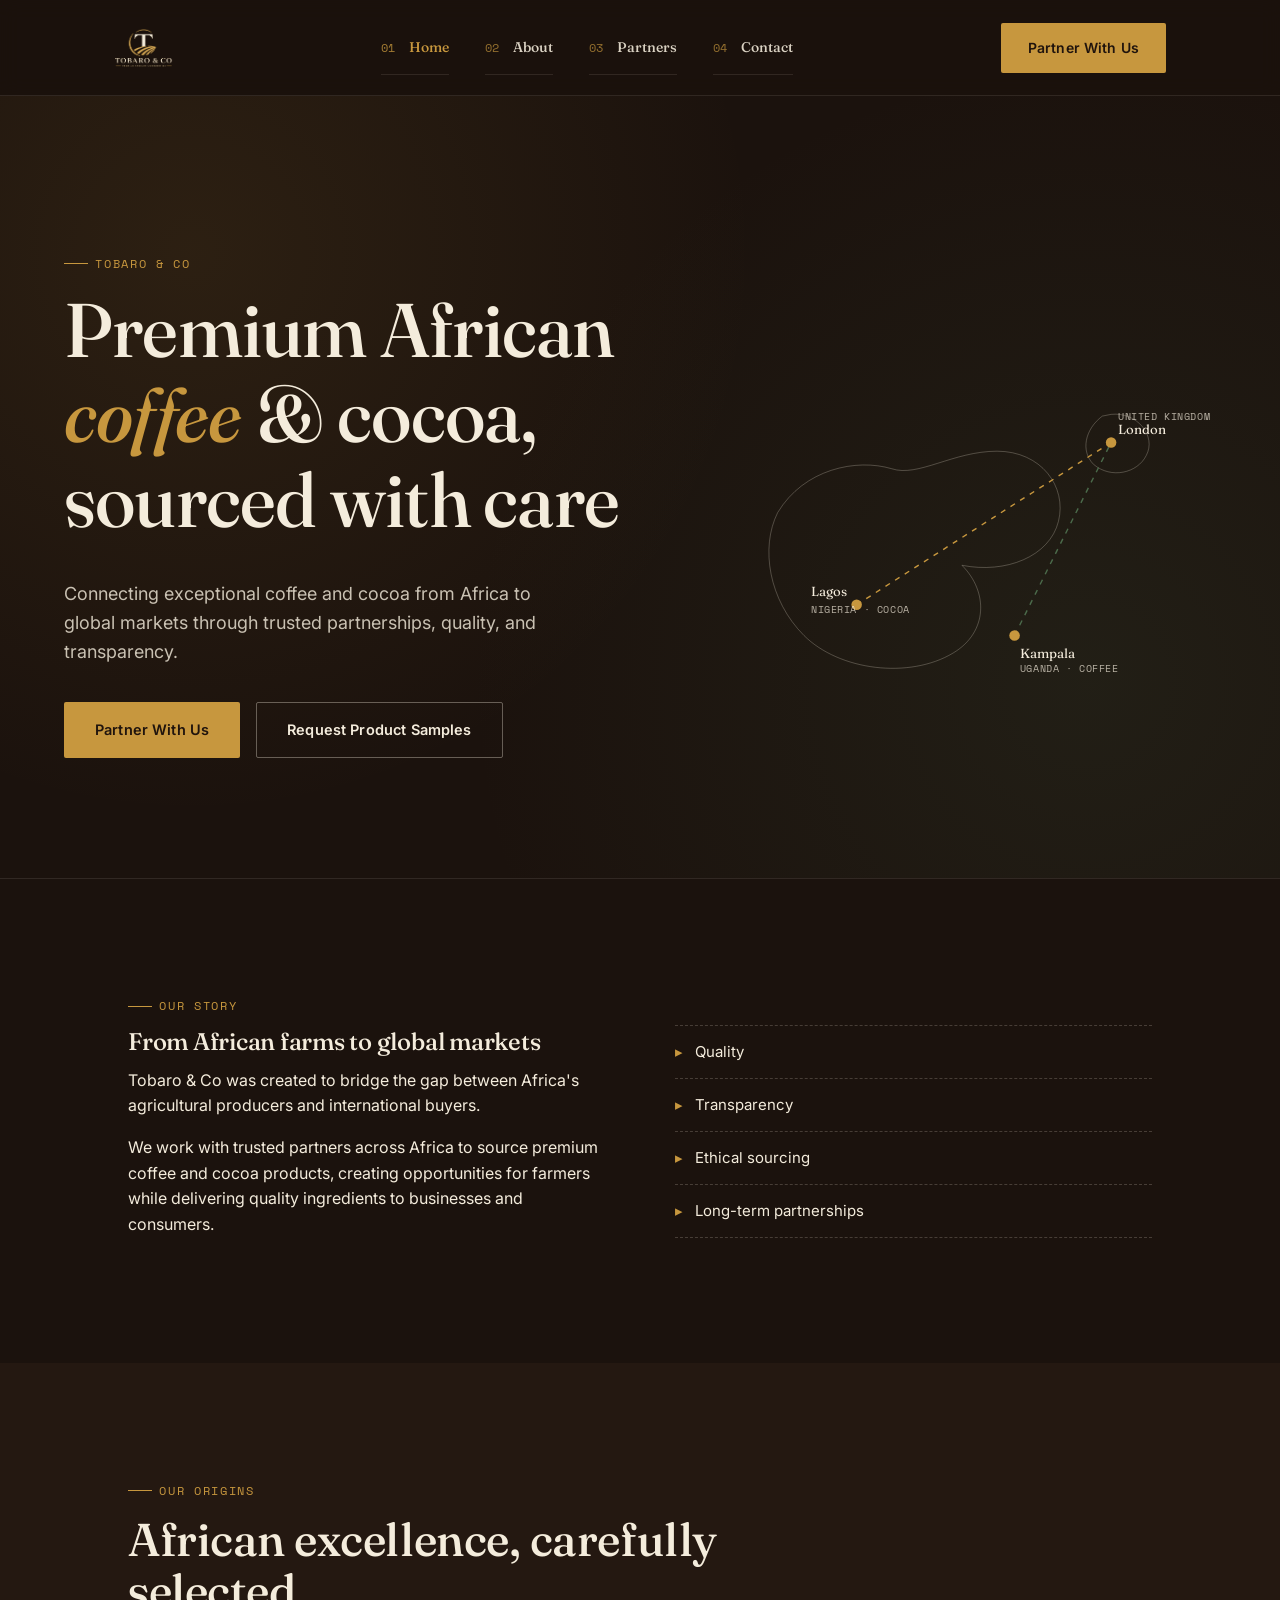
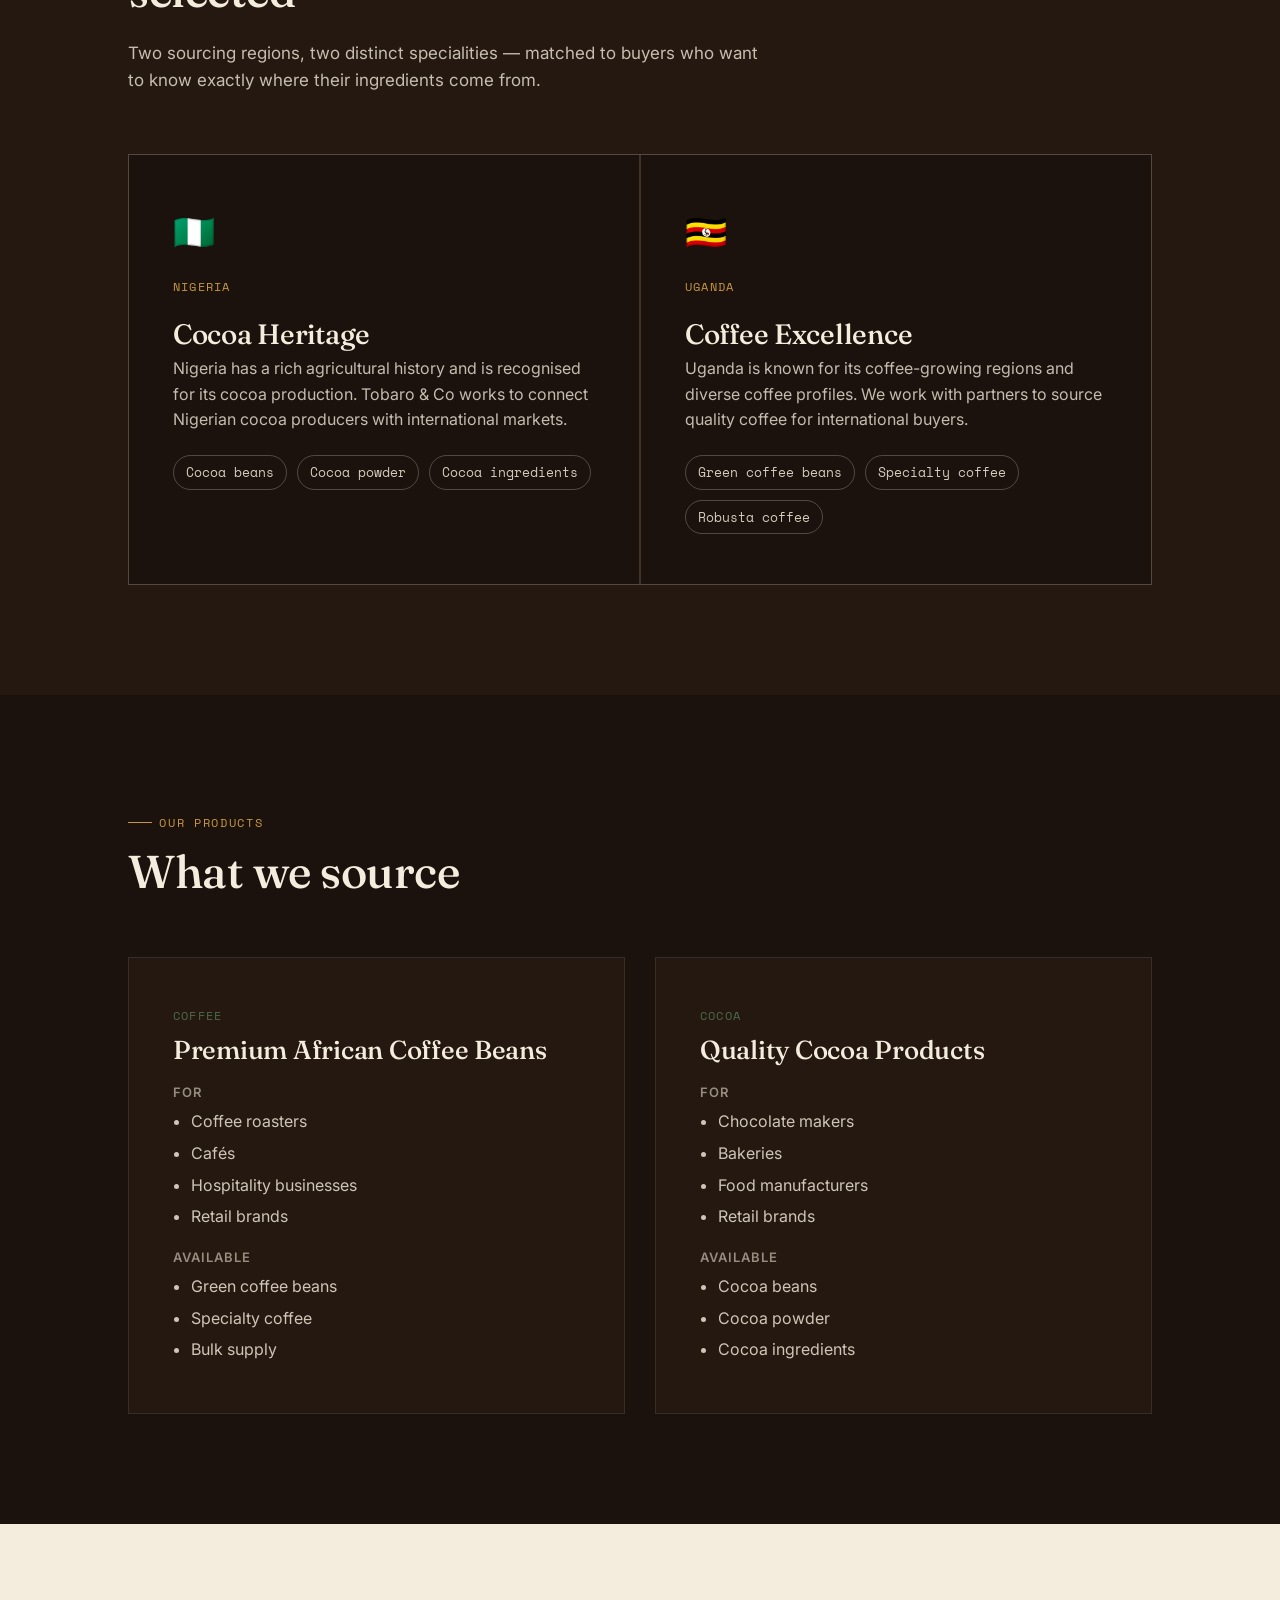
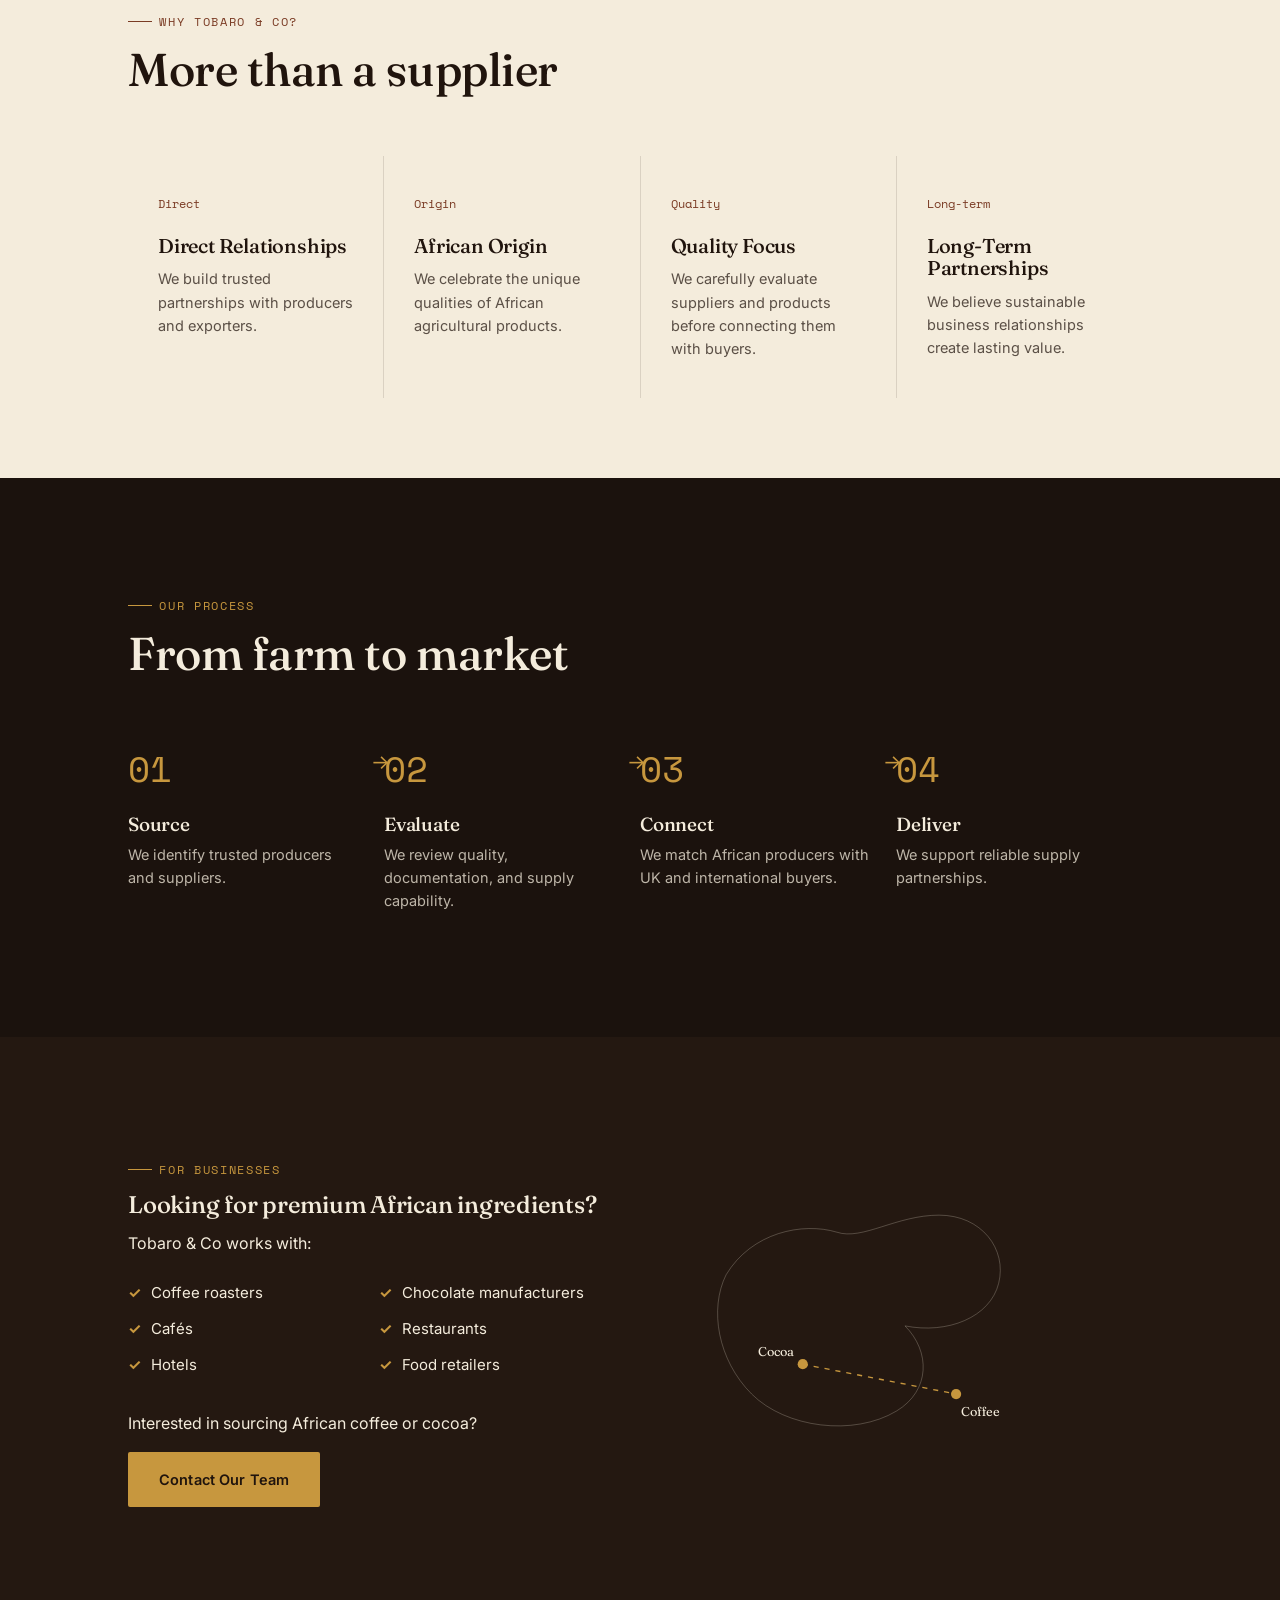
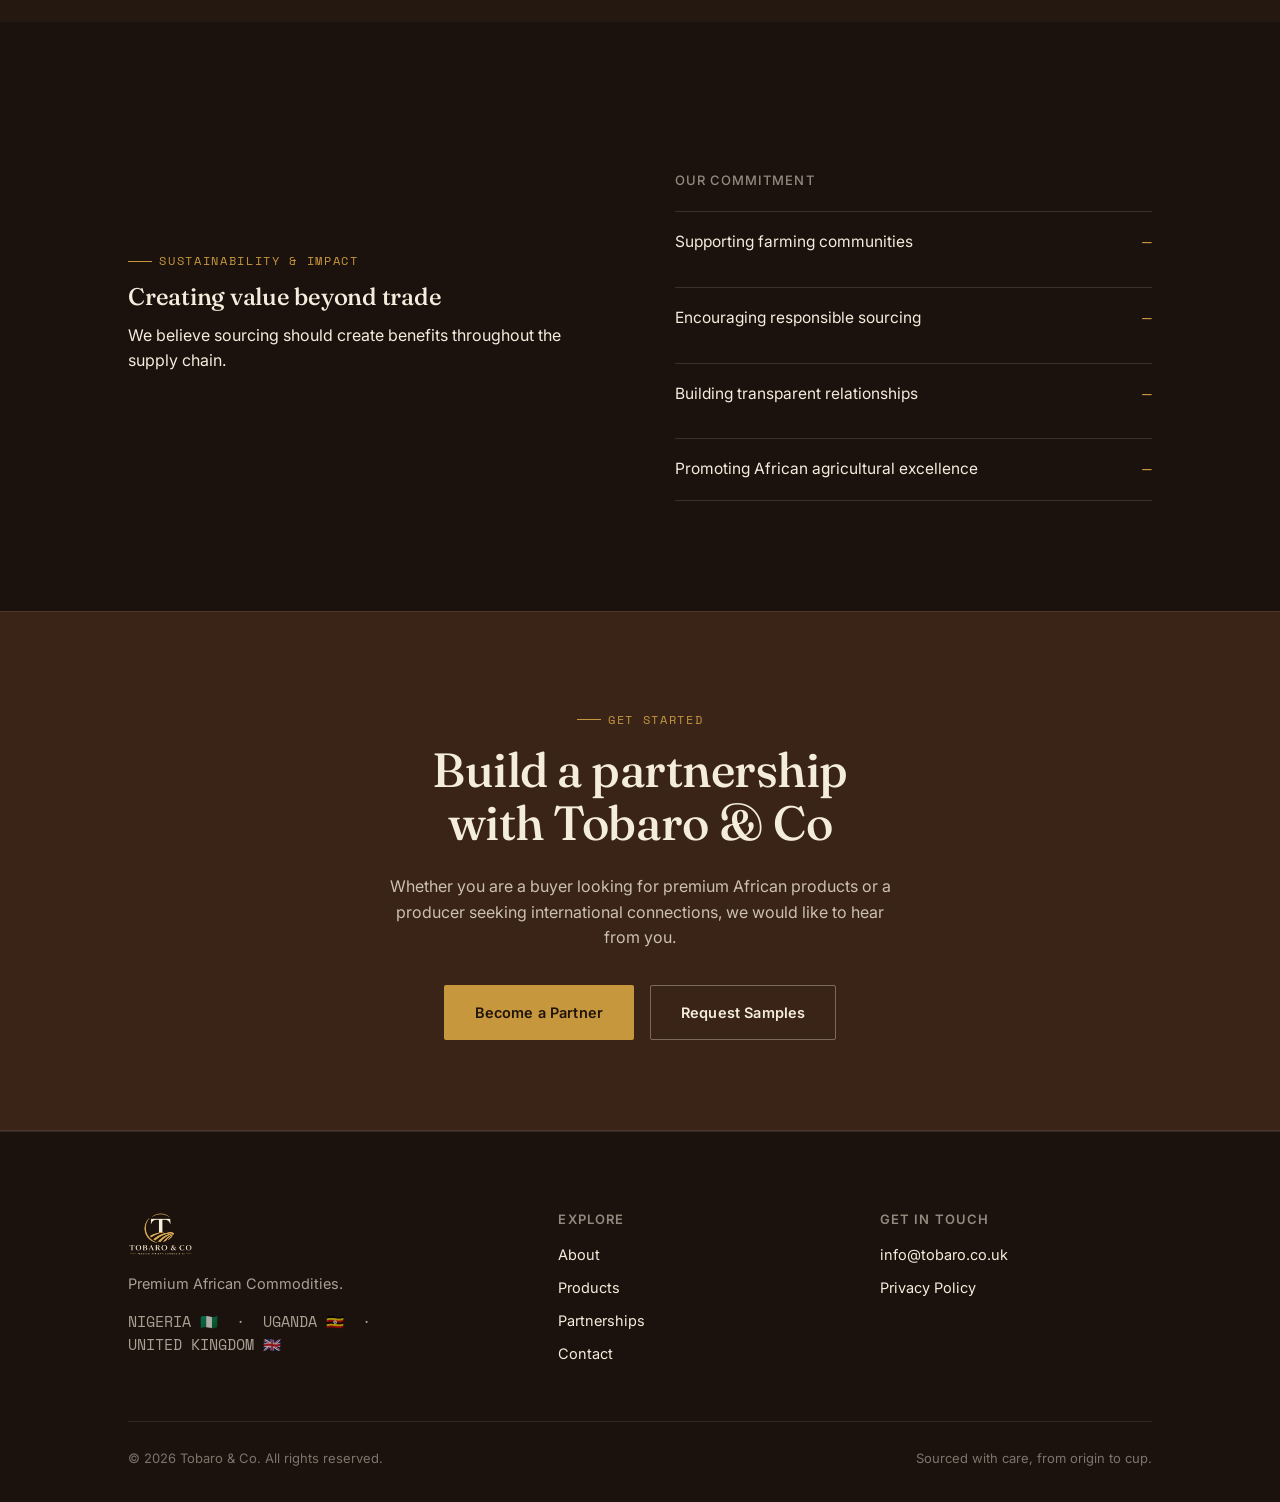
<file: index.html>
<!DOCTYPE html>
<html lang="en">
<head>
<meta charset="UTF-8">
<meta name="viewport" content="width=device-width, initial-scale=1.0">
<title>Tobaro &amp; Co — Premium African Commodities</title>
<meta name="description" content="Tobaro &amp; Co connects premium African coffee and cocoa producers in Nigeria and Uganda with international buyers through trusted, transparent partnerships.">
<link rel="stylesheet" href="styles.css">
<link rel="icon" type="image/png" href="assets/favicon.png">
<body>

<header class="site-header">
  <nav class="nav">
    <a href="index.html" class="brand"><img src="logo_ondark.png" alt="Tobaro &amp; Co" class="brand-logo"></a>
    <ul class="nav-links" id="primary-nav">
      <li><a href="index.html">Home</a></li>
      <li><a href="about.html">About</a></li>
      <li><a href="partners.html">Partners</a></li>
      <li><a href="contact.html">Contact</a></li>
      <li class="nav-links-cta"><a href="contact.html" class="btn btn-primary">Partner With Us</a></li>
      <li class="nav-links-foot"><a href="mailto:info@tobaro.co.uk">info@tobaroco.co.uk</a></li>
    </ul>
    <div class="nav-cta">
      <a href="contact.html" class="btn btn-primary">Partner With Us</a>
      <button class="nav-toggle" aria-label="Toggle menu" aria-expanded="false" aria-controls="primary-nav">
        <span class="hamburger"><span></span><span></span><span></span></span>
      </button>
    </div>
  </nav>
  <div class="nav-overlay"></div>
</header>

<!-- HERO -->
<section class="hero">
  <div class="hero-grain"></div>
  <div class="hero-inner">
    <div>
      <span class="eyebrow">Tobaro &amp; Co</span>
      <h1>Premium African <em>coffee</em> &amp; cocoa, sourced with care</h1>
      <p class="hero-sub">Connecting exceptional coffee and cocoa from Africa to global markets through trusted partnerships, quality, and transparency.</p>
      <div class="btn-row">
        <a href="partners.html" class="btn btn-primary">Partner With Us</a>
        <a href="contact.html" class="btn btn-ghost">Request Product Samples</a>
      </div>
    </div>
    <div class="hero-map">
      <!-- signature element: provenance route map -->
      <svg class="route-map" viewBox="0 0 560 420" xmlns="http://www.w3.org/2000/svg" role="img" aria-label="Route map showing sourcing from Nigeria and Uganda to the United Kingdom">
        <path class="land" d="M60,150 C40,190 50,250 90,290 C130,330 210,340 260,310 C300,286 300,240 270,210 C320,220 370,200 380,160 C390,120 360,80 310,80 C260,80 220,110 190,100 C150,88 90,100 60,150 Z"/>
        <path class="land" d="M430,40 C410,55 405,80 420,95 C440,112 470,105 480,85 C492,63 470,35 440,38 Z"/>
        <line class="route" x1="150" y1="255" x2="440" y2="70"/>
        <line class="route route-green" x1="330" y1="290" x2="440" y2="70"/>
        <circle class="pin" cx="150" cy="255" r="6"/>
        <circle class="pin" cx="330" cy="290" r="6"/>
        <circle class="pin" cx="440" cy="70" r="6"/>
        <text class="place" x="98" y="245">Lagos</text>
        <text class="label" x="98" y="264">NIGERIA · COCOA</text>
        <text class="place" x="336" y="316">Kampala</text>
        <text class="label" x="336" y="332">UGANDA · COFFEE</text>
        <text class="place" x="448" y="60">London</text>
        <text class="label" x="448" y="44">UNITED KINGDOM</text>
      </svg>
    </div>
  </div>
</section>

<!-- OUR STORY -->
<section class="section section-dark">
  <div class="container two-col reveal">
    <div>
      <span class="eyebrow">Our Story</span>
      <h2>From African farms to global markets</h2>
      <p>Tobaro &amp; Co was created to bridge the gap between Africa's agricultural producers and international buyers.</p>
      <p>We work with trusted partners across Africa to source premium coffee and cocoa products, creating opportunities for farmers while delivering quality ingredients to businesses and consumers.</p>
    </div>
    <div>
      <ul class="req-list">
        <li>Quality</li>
        <li>Transparency</li>
        <li>Ethical sourcing</li>
        <li>Long-term partnerships</li>
      </ul>
    </div>
  </div>
</section>

<!-- OUR ORIGINS -->
<section class="section section-panel" id="origins">
  <div class="container">
    <div class="section-head reveal">
      <span class="eyebrow">Our Origins</span>
      <h2>African excellence, carefully selected</h2>
      <p>Two sourcing regions, two distinct specialities — matched to buyers who want to know exactly where their ingredients come from.</p>
    </div>
    <div class="origin-grid reveal">
      <div class="origin-card">
        <div class="origin-flag">🇳🇬</div>
        <span class="origin-tag">Nigeria</span>
        <h3>Cocoa Heritage</h3>
        <p>Nigeria has a rich agricultural history and is recognised for its cocoa production. Tobaro &amp; Co works to connect Nigerian cocoa producers with international markets.</p>
        <ul class="tag-list">
          <li>Cocoa beans</li>
          <li>Cocoa powder</li>
          <li>Cocoa ingredients</li>
        </ul>
      </div>
      <div class="origin-card">
        <div class="origin-flag">🇺🇬</div>
        <span class="origin-tag">Uganda</span>
        <h3>Coffee Excellence</h3>
        <p>Uganda is known for its coffee-growing regions and diverse coffee profiles. We work with partners to source quality coffee for international buyers.</p>
        <ul class="tag-list">
          <li>Green coffee beans</li>
          <li>Specialty coffee</li>
          <li>Robusta coffee</li>
        </ul>
      </div>
    </div>
  </div>
</section>

<!-- OUR PRODUCTS -->
<section class="section section-dark" id="products">
  <div class="container">
    <div class="section-head reveal">
      <span class="eyebrow">Our Products</span>
      <h2>What we source</h2>
    </div>
    <div class="product-grid reveal">
      <div class="product-card">
        <span class="product-kicker">Coffee</span>
        <h3>Premium African Coffee Beans</h3>
        <h4>For</h4>
        <ul>
          <li>Coffee roasters</li>
          <li>Cafés</li>
          <li>Hospitality businesses</li>
          <li>Retail brands</li>
        </ul>
        <h4>Available</h4>
        <ul>
          <li>Green coffee beans</li>
          <li>Specialty coffee</li>
          <li>Bulk supply</li>
        </ul>
      </div>
      <div class="product-card">
        <span class="product-kicker">Cocoa</span>
        <h3>Quality Cocoa Products</h3>
        <h4>For</h4>
        <ul>
          <li>Chocolate makers</li>
          <li>Bakeries</li>
          <li>Food manufacturers</li>
          <li>Retail brands</li>
        </ul>
        <h4>Available</h4>
        <ul>
          <li>Cocoa beans</li>
          <li>Cocoa powder</li>
          <li>Cocoa ingredients</li>
        </ul>
      </div>
    </div>
  </div>
</section>

<!-- WHY TOBARO -->
<section class="section-tight section-light">
  <div class="container">
    <div class="section-head reveal">
      <span class="eyebrow">Why Tobaro &amp; Co?</span>
      <h2>More than a supplier</h2>
    </div>
    <div class="why-grid reveal">
      <div class="why-card">
        <span class="num">Direct</span>
        <h3>Direct Relationships</h3>
        <p>We build trusted partnerships with producers and exporters.</p>
      </div>
      <div class="why-card">
        <span class="num">Origin</span>
        <h3>African Origin</h3>
        <p>We celebrate the unique qualities of African agricultural products.</p>
      </div>
      <div class="why-card">
        <span class="num">Quality</span>
        <h3>Quality Focus</h3>
        <p>We carefully evaluate suppliers and products before connecting them with buyers.</p>
      </div>
      <div class="why-card">
        <span class="num">Long-term</span>
        <h3>Long-Term Partnerships</h3>
        <p>We believe sustainable business relationships create lasting value.</p>
      </div>
    </div>
  </div>
</section>

<!-- PROCESS -->
<section class="section section-dark">
  <div class="container">
    <div class="section-head reveal">
      <span class="eyebrow">Our Process</span>
      <h2>From farm to market</h2>
    </div>
    <div class="process reveal">
      <div class="process-step">
        <span class="num">01</span>
        <h3>Source</h3>
        <p>We identify trusted producers and suppliers.</p>
      </div>
      <div class="process-step">
        <span class="num">02</span>
        <h3>Evaluate</h3>
        <p>We review quality, documentation, and supply capability.</p>
      </div>
      <div class="process-step">
        <span class="num">03</span>
        <h3>Connect</h3>
        <p>We match African producers with UK and international buyers.</p>
      </div>
      <div class="process-step">
        <span class="num">04</span>
        <h3>Deliver</h3>
        <p>We support reliable supply partnerships.</p>
      </div>
    </div>
  </div>
</section>

<!-- FOR BUSINESSES -->
<section class="section section-panel">
  <div class="container two-col reveal">
    <div>
      <span class="eyebrow">For Businesses</span>
      <h2>Looking for premium African ingredients?</h2>
      <p>Tobaro &amp; Co works with:</p>
      <ul class="audience-list">
        <li>Coffee roasters</li>
        <li>Chocolate manufacturers</li>
        <li>Cafés</li>
        <li>Restaurants</li>
        <li>Hotels</li>
        <li>Food retailers</li>
      </ul>
      <p>Interested in sourcing African coffee or cocoa?</p>
      <a href="contact.html" class="btn btn-primary">Contact Our Team</a>
    </div>
    <div>
      <svg class="route-map" viewBox="0 0 560 420" xmlns="http://www.w3.org/2000/svg" role="img" aria-hidden="true">
        <path class="land" d="M60,150 C40,190 50,250 90,290 C130,330 210,340 260,310 C300,286 300,240 270,210 C320,220 370,200 380,160 C390,120 360,80 310,80 C260,80 220,110 190,100 C150,88 90,100 60,150 Z"/>
        <line class="route" x1="150" y1="255" x2="330" y2="290"/>
        <circle class="pin" cx="150" cy="255" r="6"/>
        <circle class="pin" cx="330" cy="290" r="6"/>
        <text class="place" x="98" y="245">Cocoa</text>
        <text class="place" x="336" y="316">Coffee</text>
      </svg>
    </div>
  </div>
</section>

<!-- SUSTAINABILITY -->
<section class="section section-dark">
  <div class="container two-col reveal">
    <div>
      <span class="eyebrow">Sustainability &amp; Impact</span>
      <h2>Creating value beyond trade</h2>
      <p>We believe sourcing should create benefits throughout the supply chain.</p>
    </div>
    <div>
      <span class="eyebrow" style="visibility:hidden">.</span>
      <h4 style="font-family:var(--font-body);text-transform:uppercase;font-size:13px;letter-spacing:.08em;color:rgba(244,236,220,.55);margin:0 0 6px;">Our commitment</h4>
      <ul class="commit-list">
        <li>Supporting farming communities</li>
        <li>Encouraging responsible sourcing</li>
        <li>Building transparent relationships</li>
        <li>Promoting African agricultural excellence</li>
      </ul>
    </div>
  </div>
</section>

<!-- CTA -->
<section class="cta-band reveal">
  <span class="eyebrow" style="justify-content:center">Get Started</span>
  <h2>Build a partnership with Tobaro &amp; Co</h2>
  <p>Whether you are a buyer looking for premium African products or a producer seeking international connections, we would like to hear from you.</p>
  <div class="btn-row">
    <a href="partners.html" class="btn btn-primary">Become a Partner</a>
    <a href="contact.html" class="btn btn-ghost">Request Samples</a>
  </div>
</section>

<footer class="site-footer">
  <div class="container">
    <div class="footer-grid">
      <div class="footer-brand">
        <a href="index.html" class="brand"><img src="logo_ondark.png" alt="Tobaro &amp; Co" class="brand-logo"></a>
        <p>Premium African Commodities.</p>
        <p class="footer-flags">NIGERIA 🇳🇬 &nbsp;·&nbsp; UGANDA 🇺🇬 &nbsp;·&nbsp; UNITED KINGDOM 🇬🇧</p>
      </div>
      <div>
        <h4>Explore</h4>
        <ul>
          <li><a href="about.html">About</a></li>
          <li><a href="index.html#products">Products</a></li>
          <li><a href="partners.html">Partnerships</a></li>
          <li><a href="contact.html">Contact</a></li>
        </ul>
      </div>
      <div>
        <h4>Get in touch</h4>
        <ul>
          <li><a href="mailto:info@tobaroandco.com">info@tobaro.co.uk</a></li>
          <li><a href="contact.html">Privacy Policy</a></li>
        </ul>
      </div>
    </div>
    <div class="footer-bottom">
      <span>© 2026 Tobaro &amp; Co. All rights reserved.</span>
      <span>Sourced with care, from origin to cup.</span>
    </div>
  </div>
</footer>

<script src="script.js"></script>
</body>
</html>
</file>
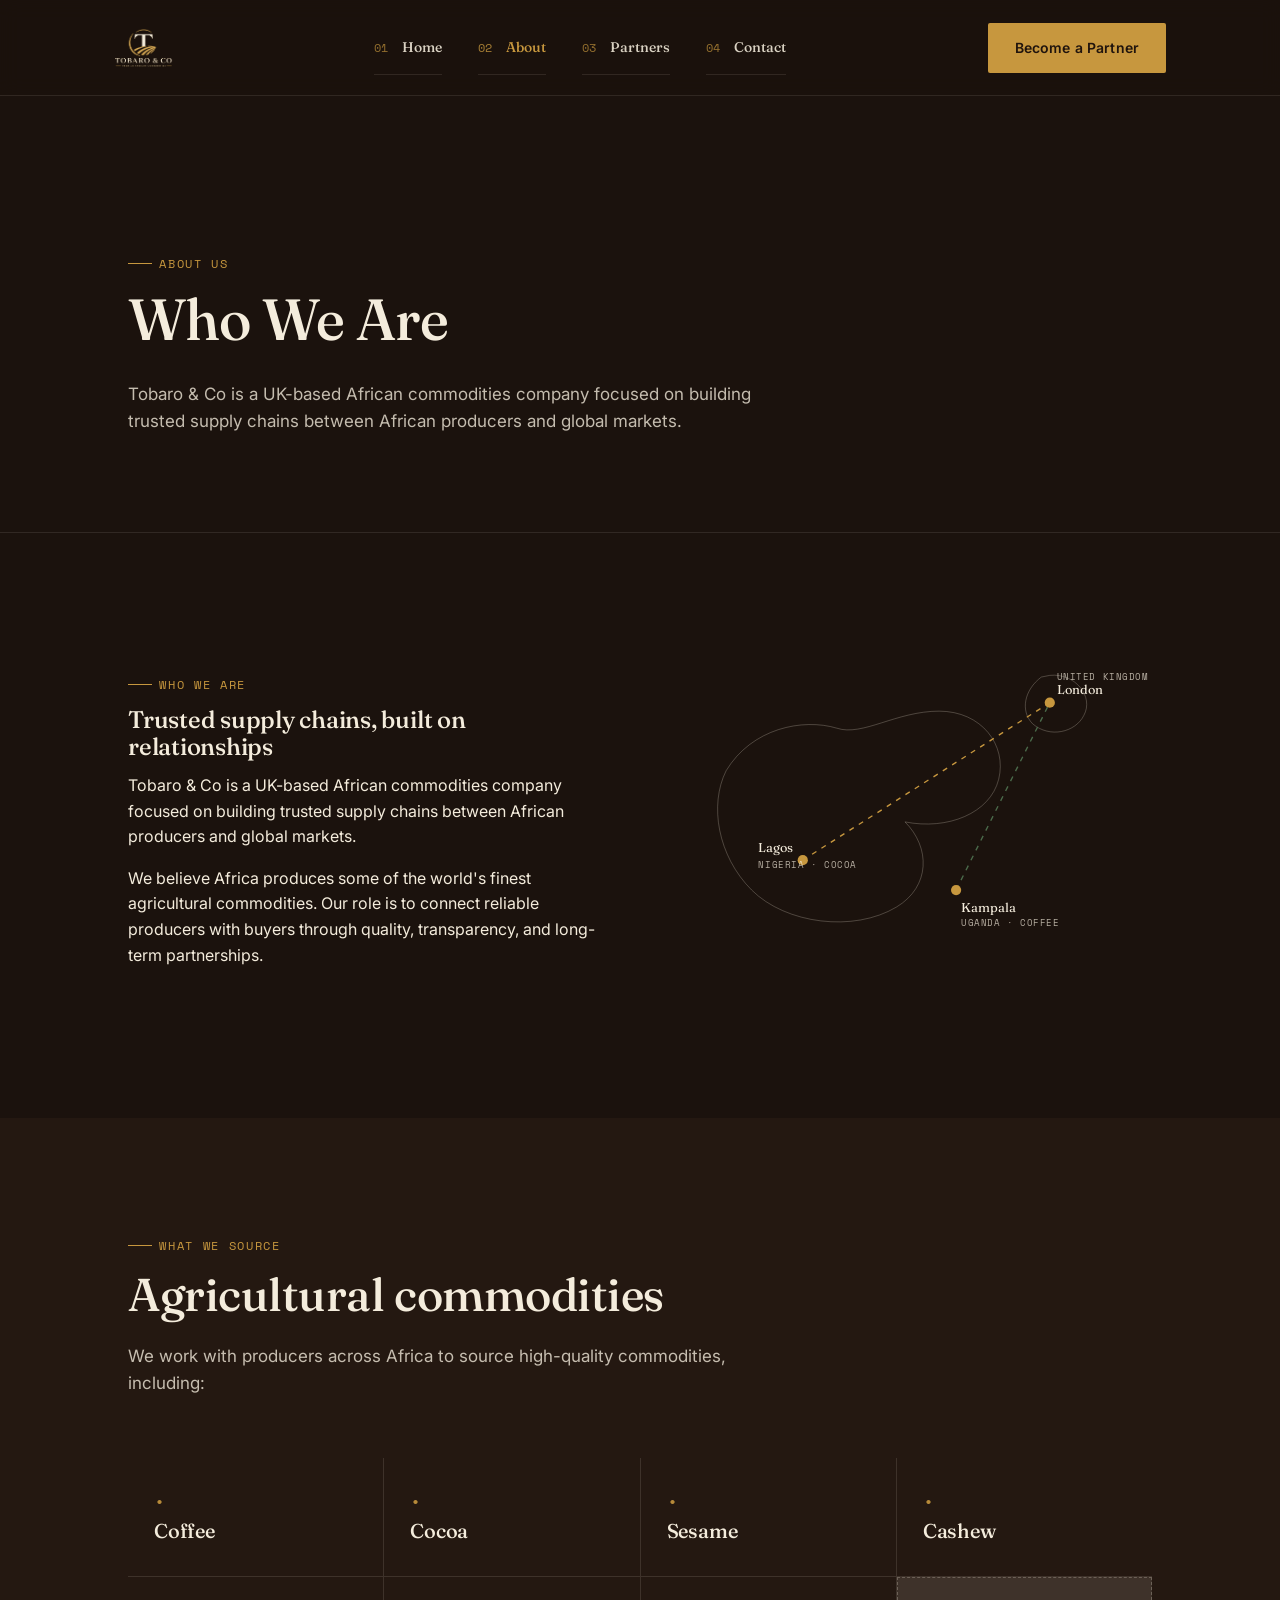
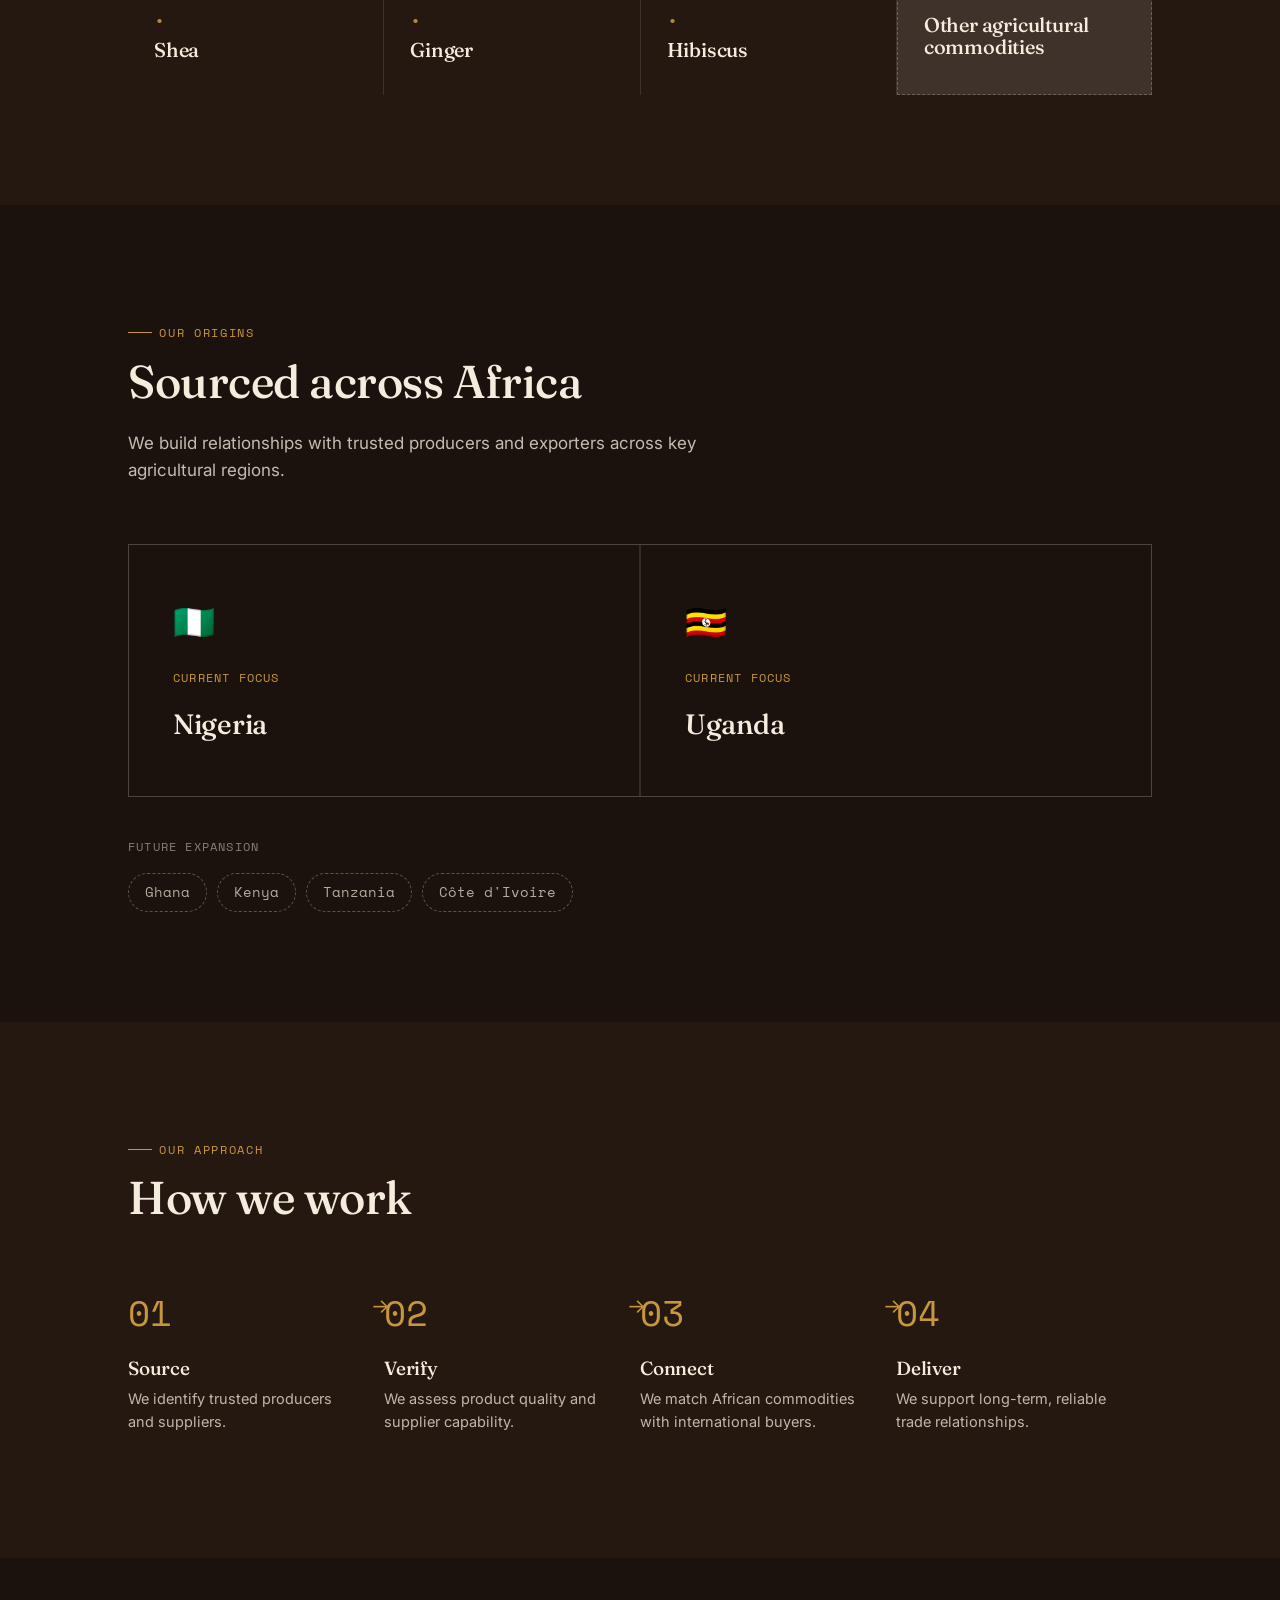
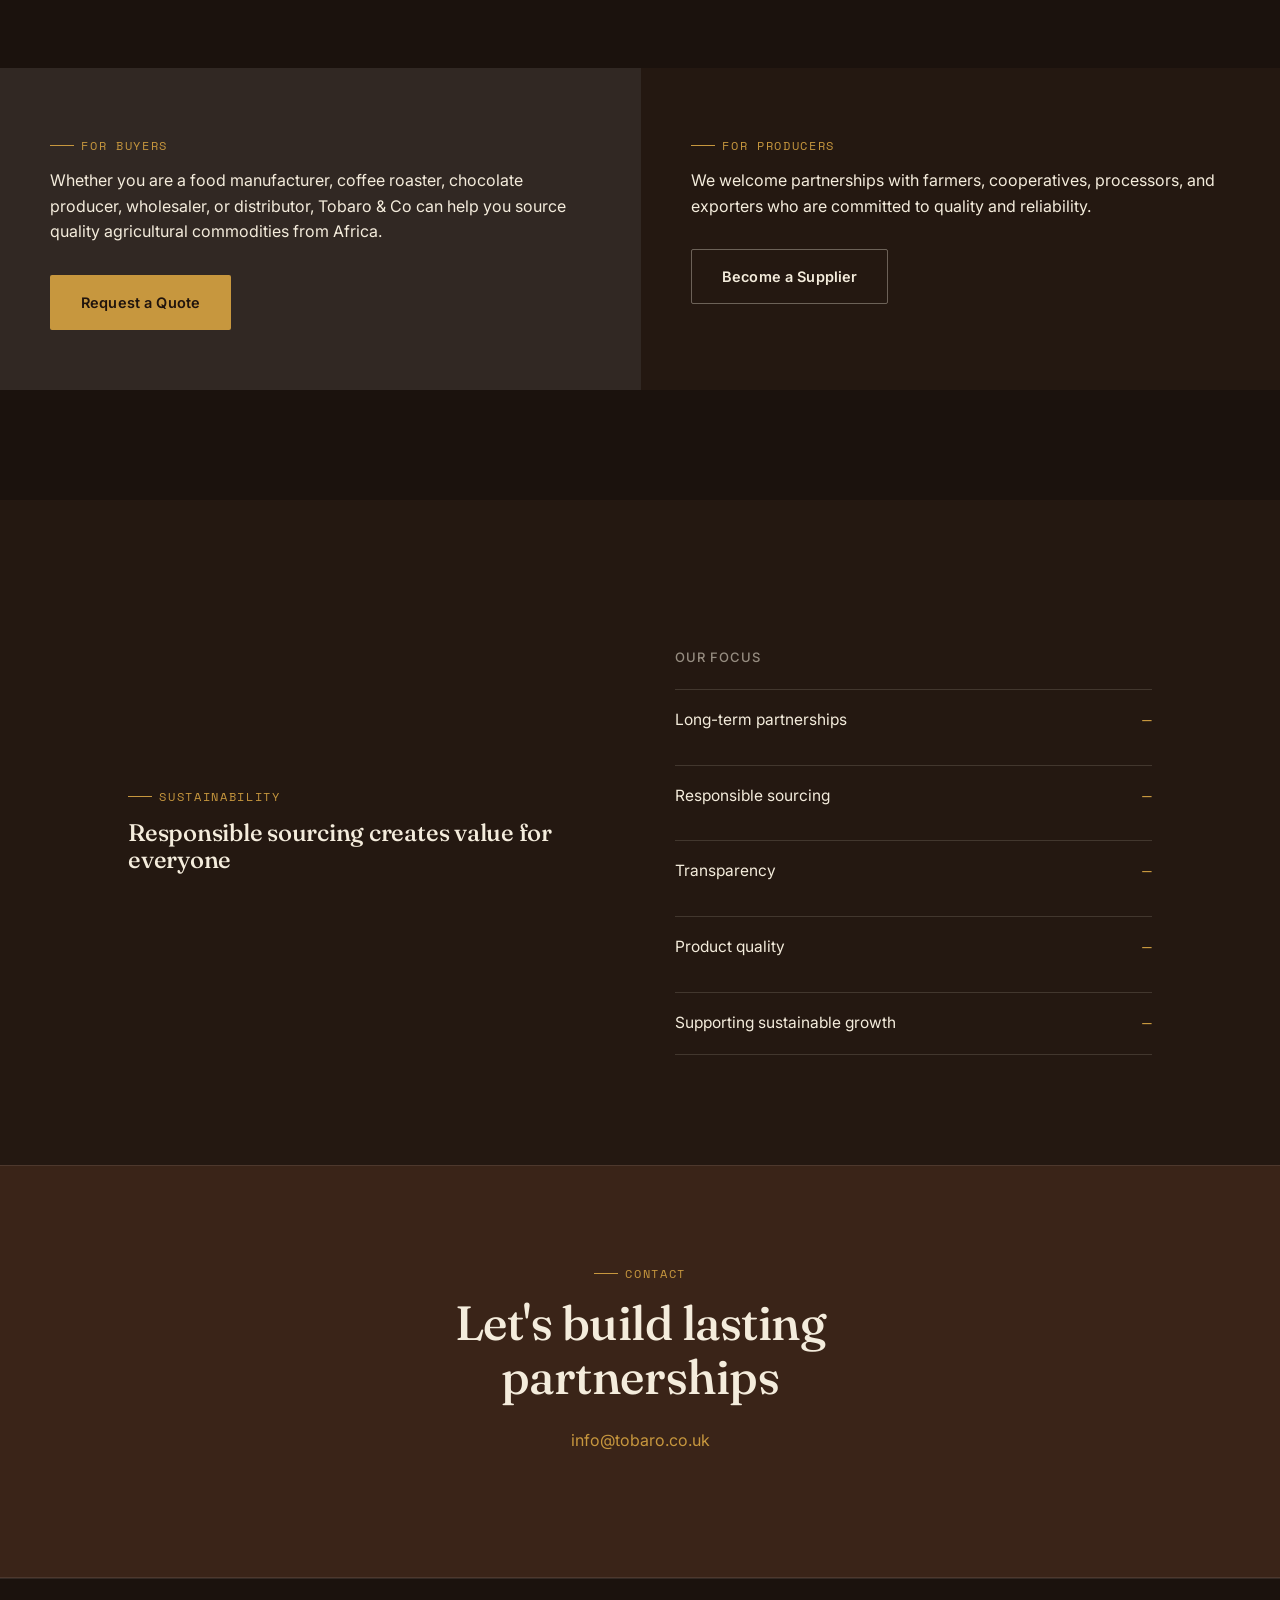
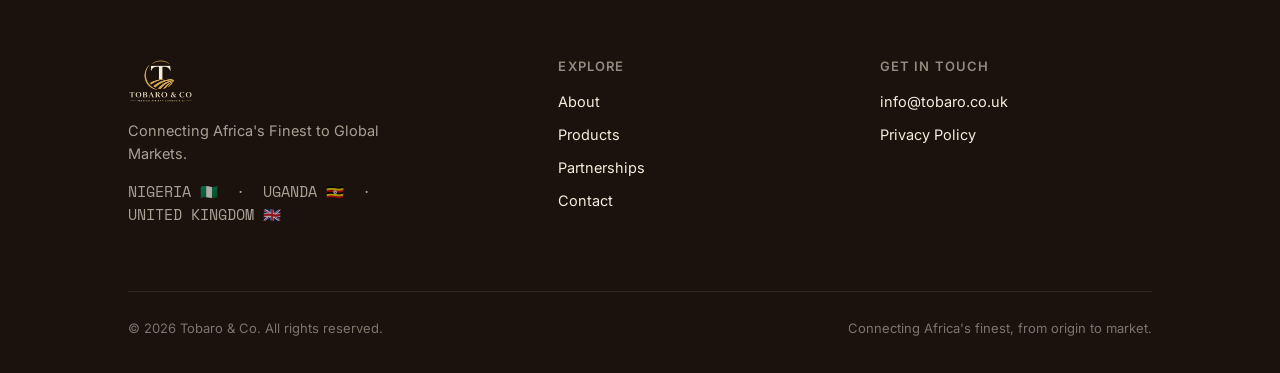
<file: about.html>
<!DOCTYPE html>
<html lang="en">
<head>
<meta charset="UTF-8">
<meta name="viewport" content="width=device-width, initial-scale=1.0">
<title>About — Tobaro &amp; Co</title>
<meta name="description" content="Tobaro &amp; Co is a UK-based African commodities company connecting trusted producers with global markets.">
<link rel="stylesheet" href="styles.css">
<link rel="icon" type="image/png" href="favicon.png">
</head>
<body>

<header class="site-header">
  <nav class="nav">
    <a href="index.html" class="brand"><img src="logo_ondark.png" alt="Tobaro &amp; Co" class="brand-logo"></a>
    <ul class="nav-links" id="primary-nav">
      <li><a href="index.html">Home</a></li>
      <li><a href="about.html">About</a></li>
      <li><a href="partners.html">Partners</a></li>
      <li><a href="contact.html">Contact</a></li>
      <li class="nav-links-cta"><a href="contact.html" class="btn btn-primary">Become a Partner</a></li>
      <li class="nav-links-foot"><a href="mailto:info@tobaro.co.uk">info@tobaro.co.uk</a></li>
    </ul>
    <div class="nav-cta">
      <a href="contact.html" class="btn btn-primary">Become a Partner</a>
      <button class="nav-toggle" aria-label="Toggle menu" aria-expanded="false" aria-controls="primary-nav">
        <span class="hamburger"><span></span><span></span><span></span></span>
      </button>
    </div>
  </nav>
  <div class="nav-overlay"></div>
</header>

<section class="page-hero">
  <div class="container">
    <span class="eyebrow">About Us</span>
    <h1>Who We Are</h1>
    <p>Tobaro &amp; Co is a UK-based African commodities company focused on building trusted supply chains between African producers and global markets.</p>
  </div>
</section>

<section class="section section-dark">
  <div class="container two-col reveal">
    <div>
      <span class="eyebrow">Who We Are</span>
      <h2>Trusted supply chains, built on relationships</h2>
      <p>Tobaro &amp; Co is a UK-based African commodities company focused on building trusted supply chains between African producers and global markets.</p>
      <p>We believe Africa produces some of the world's finest agricultural commodities. Our role is to connect reliable producers with buyers through quality, transparency, and long-term partnerships.</p>
    </div>
    <div>
      <svg class="route-map" viewBox="0 0 560 420" xmlns="http://www.w3.org/2000/svg" role="img" aria-label="Route map showing sourcing from Nigeria and Uganda to the United Kingdom">
        <path class="land" d="M60,150 C40,190 50,250 90,290 C130,330 210,340 260,310 C300,286 300,240 270,210 C320,220 370,200 380,160 C390,120 360,80 310,80 C260,80 220,110 190,100 C150,88 90,100 60,150 Z"/>
        <path class="land" d="M430,40 C410,55 405,80 420,95 C440,112 470,105 480,85 C492,63 470,35 440,38 Z"/>
        <line class="route" x1="150" y1="255" x2="440" y2="70"/>
        <line class="route route-green" x1="330" y1="290" x2="440" y2="70"/>
        <circle class="pin" cx="150" cy="255" r="6"/>
        <circle class="pin" cx="330" cy="290" r="6"/>
        <circle class="pin" cx="440" cy="70" r="6"/>
        <text class="place" x="98" y="245">Lagos</text>
        <text class="label" x="98" y="264">NIGERIA · COCOA</text>
        <text class="place" x="336" y="316">Kampala</text>
        <text class="label" x="336" y="332">UGANDA · COFFEE</text>
        <text class="place" x="448" y="60">London</text>
        <text class="label" x="448" y="44">UNITED KINGDOM</text>
      </svg>
    </div>
  </div>
</section>

<!-- WHAT WE SOURCE -->
<section class="section section-panel">
  <div class="container">
    <div class="section-head reveal">
      <span class="eyebrow">What We Source</span>
      <h2>Agricultural commodities</h2>
      <p>We work with producers across Africa to source high-quality commodities, including:</p>
    </div>
    <div class="commodity-grid reveal">
      <div class="commodity-card"><span class="commodity-num">•</span><h3>Coffee</h3></div>
      <div class="commodity-card"><span class="commodity-num">•</span><h3>Cocoa</h3></div>
      <div class="commodity-card"><span class="commodity-num">•</span><h3>Sesame</h3></div>
      <div class="commodity-card"><span class="commodity-num">•</span><h3>Cashew</h3></div>
      <div class="commodity-card"><span class="commodity-num">•</span><h3>Shea</h3></div>
      <div class="commodity-card"><span class="commodity-num">•</span><h3>Ginger</h3></div>
      <div class="commodity-card"><span class="commodity-num">•</span><h3>Hibiscus</h3></div>
      <div class="commodity-card is-other"><h3>Other agricultural commodities</h3></div>
    </div>
  </div>
</section>

<!-- OUR ORIGINS -->
<section class="section section-dark">
  <div class="container">
    <div class="section-head reveal">
      <span class="eyebrow">Our Origins</span>
      <h2>Sourced across Africa</h2>
      <p>We build relationships with trusted producers and exporters across key agricultural regions.</p>
    </div>
    <div class="origin-grid reveal">
      <div class="origin-card">
        <div class="origin-flag">🇳🇬</div>
        <span class="origin-tag">Current Focus</span>
        <h3>Nigeria</h3>
      </div>
      <div class="origin-card">
        <div class="origin-flag">🇺🇬</div>
        <span class="origin-tag">Current Focus</span>
        <h3>Uganda</h3>
      </div>
    </div>
    <div class="expansion-block reveal">
      <span class="expansion-label">Future expansion</span>
      <ul class="expansion-tags">
        <li>Ghana</li>
        <li>Kenya</li>
        <li>Tanzania</li>
        <li>Côte d'Ivoire</li>
      </ul>
    </div>
  </div>
</section>

<!-- OUR APPROACH -->
<section class="section section-panel">
  <div class="container">
    <div class="section-head reveal">
      <span class="eyebrow">Our Approach</span>
      <h2>How we work</h2>
    </div>
    <div class="process reveal">
      <div class="process-step">
        <span class="num">01</span>
        <h3>Source</h3>
        <p>We identify trusted producers and suppliers.</p>
      </div>
      <div class="process-step">
        <span class="num">02</span>
        <h3>Verify</h3>
        <p>We assess product quality and supplier capability.</p>
      </div>
      <div class="process-step">
        <span class="num">03</span>
        <h3>Connect</h3>
        <p>We match African commodities with international buyers.</p>
      </div>
      <div class="process-step">
        <span class="num">04</span>
        <h3>Deliver</h3>
        <p>We support long-term, reliable trade relationships.</p>
      </div>
    </div>
  </div>
</section>

<!-- FOR BUYERS / FOR PRODUCERS -->
<section class="section section-dark" style="padding-left:0;padding-right:0">
  <div class="container" style="padding:0;max-width:none">
    <div class="partner-split reveal">
      <div class="partner-panel">
        <span class="eyebrow">For Buyers</span>
        <p>Whether you are a food manufacturer, coffee roaster, chocolate producer, wholesaler, or distributor, Tobaro &amp; Co can help you source quality agricultural commodities from Africa.</p>
        <a href="contact.html" class="btn btn-primary" style="margin-top:14px">Request a Quote</a>
      </div>
      <div class="partner-panel" style="background:var(--brown-900)">
        <span class="eyebrow">For Producers</span>
        <p>We welcome partnerships with farmers, cooperatives, processors, and exporters who are committed to quality and reliability.</p>
        <a href="partners.html" class="btn btn-ghost" style="margin-top:14px">Become a Supplier</a>
      </div>
    </div>
  </div>
</section>

<!-- SUSTAINABILITY -->
<section class="section section-panel">
  <div class="container two-col reveal">
    <div>
      <span class="eyebrow">Sustainability</span>
      <h2>Responsible sourcing creates value for everyone</h2>
    </div>
    <div>
      <span class="eyebrow" style="visibility:hidden">.</span>
      <h4 style="font-family:var(--font-body);text-transform:uppercase;font-size:13px;letter-spacing:.08em;color:rgba(244,236,220,.55);margin:0 0 6px;">Our focus</h4>
      <ul class="commit-list">
        <li>Long-term partnerships</li>
        <li>Responsible sourcing</li>
        <li>Transparency</li>
        <li>Product quality</li>
        <li>Supporting sustainable growth</li>
      </ul>
    </div>
  </div>
</section>

<!-- CONTACT -->
<section class="cta-band reveal">
  <span class="eyebrow" style="justify-content:center">Contact</span>
  <h2>Let's build lasting partnerships</h2>
  <p><a href="mailto:info@tobaro.co.uk" style="color:var(--gold-500)">info@tobaro.co.uk</a></p>
</section>

<footer class="site-footer">
  <div class="container">
    <div class="footer-grid">
      <div class="footer-brand">
        <a href="index.html" class="brand"><img src="logo_ondark.png" alt="Tobaro &amp; Co" class="brand-logo"></a>
        <p>Connecting Africa's Finest to Global Markets.</p>
        <p class="footer-flags">NIGERIA 🇳🇬 &nbsp;·&nbsp; UGANDA 🇺🇬 &nbsp;·&nbsp; UNITED KINGDOM 🇬🇧</p>
      </div>
      <div>
        <h4>Explore</h4>
        <ul>
          <li><a href="about.html">About</a></li>
          <li><a href="index.html#products">Products</a></li>
          <li><a href="partners.html">Partnerships</a></li>
          <li><a href="contact.html">Contact</a></li>
        </ul>
      </div>
      <div>
        <h4>Get in touch</h4>
        <ul>
          <li><a href="mailto:info@tobaro.co.uk">info@tobaro.co.uk</a></li>
          <li><a href="contact.html">Privacy Policy</a></li>
        </ul>
      </div>
    </div>
    <div class="footer-bottom">
      <span>© 2026 Tobaro &amp; Co. All rights reserved.</span>
      <span>Connecting Africa's finest, from origin to market.</span>
    </div>
  </div>
</footer>

<script src="script.js"></script>
</body>
</html>
</file>
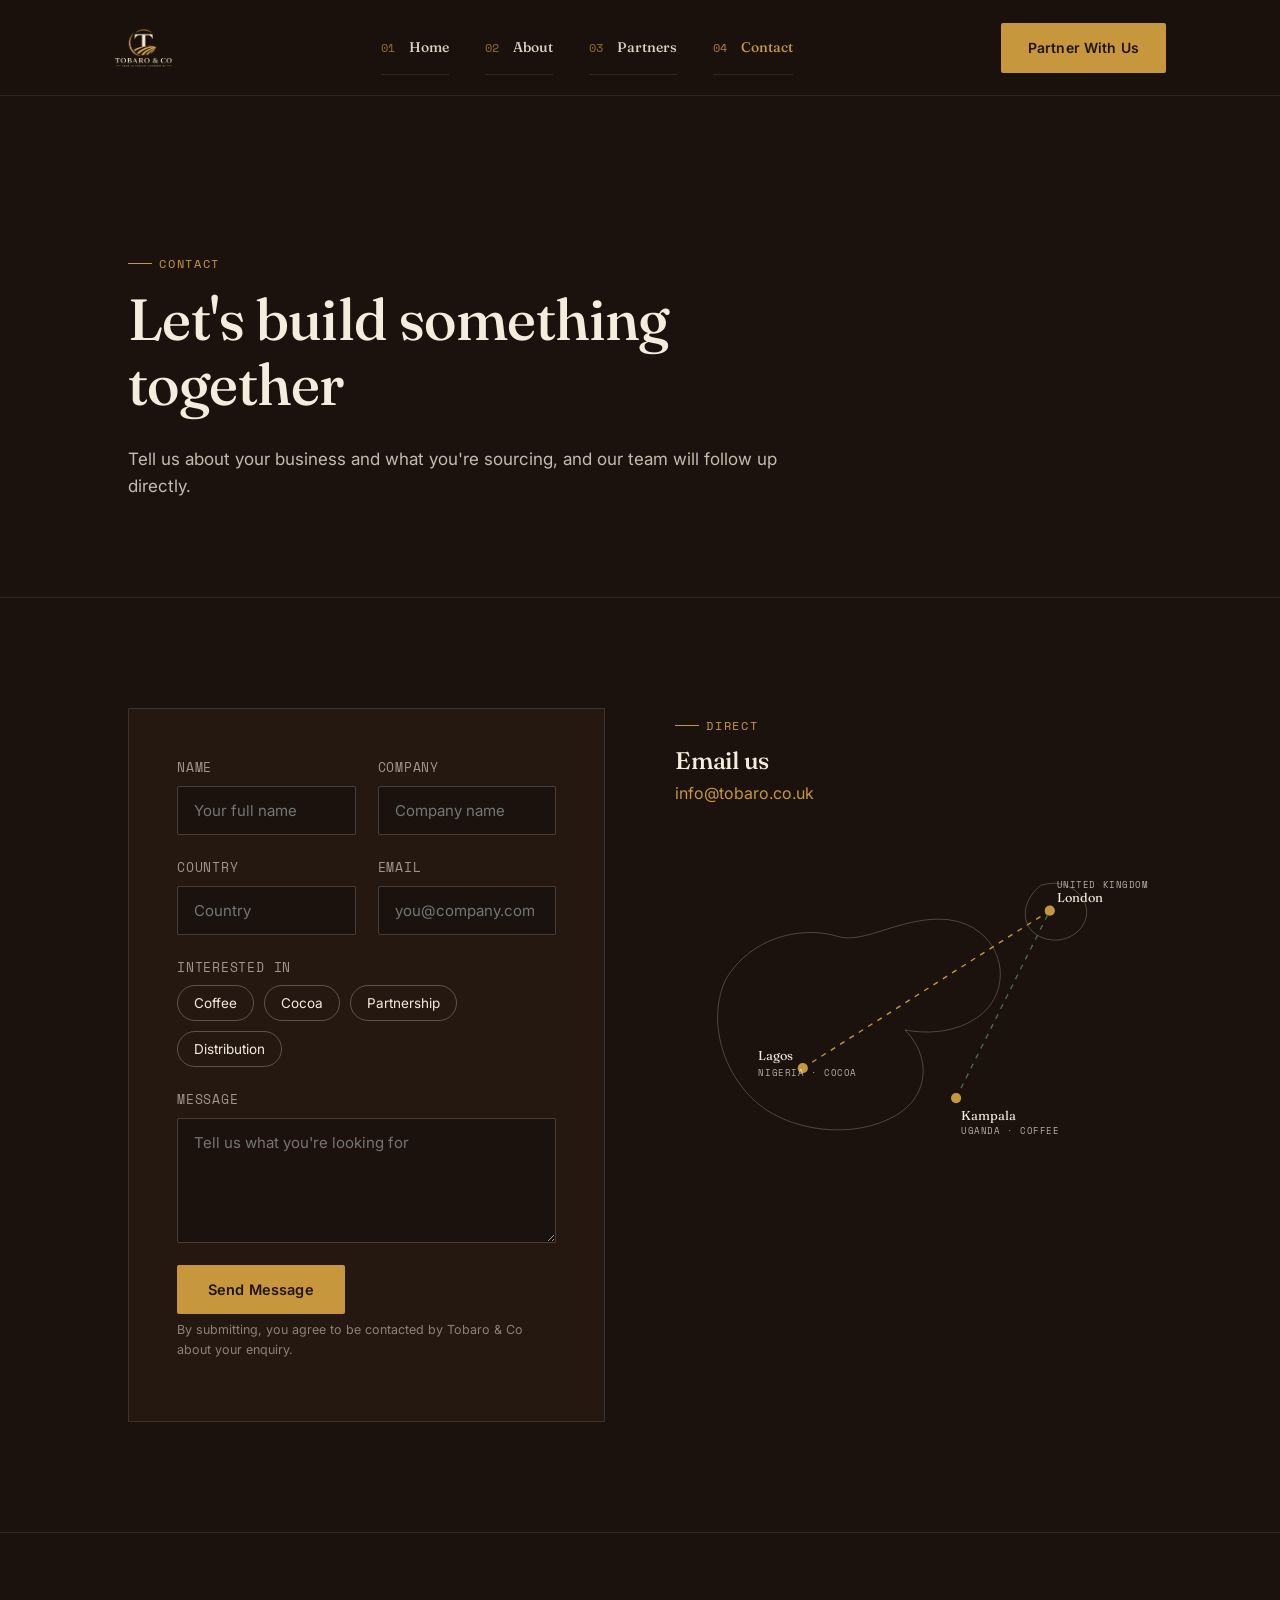
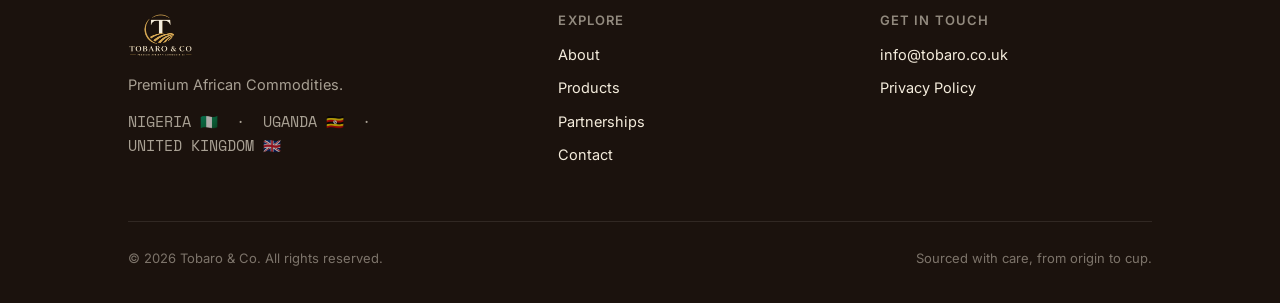
<file: contact.html>
<!DOCTYPE html>
<html lang="en">
<head>
<meta charset="UTF-8">
<meta name="viewport" content="width=device-width, initial-scale=1.0">
<title>Contact — Tobaro &amp; Co</title>
<meta name="description" content="Get in touch with Tobaro &amp; Co about coffee, cocoa, partnership or distribution enquiries.">
<link rel="stylesheet" href="styles.css">
<link rel="icon" type="image/png" href="favicon.png">
</head>
<body>

<header class="site-header">
  <nav class="nav">
    <a href="index.html" class="brand"><img src="logo_ondark.png" alt="Tobaro &amp; Co" class="brand-logo"></a>
    <ul class="nav-links" id="primary-nav">
      <li><a href="index.html">Home</a></li>
      <li><a href="about.html">About</a></li>
      <li><a href="partners.html">Partners</a></li>
      <li><a href="contact.html">Contact</a></li>
      <li class="nav-links-cta"><a href="contact.html" class="btn btn-primary">Partner With Us</a></li>
      <li class="nav-links-foot"><a href="mailto:info@tobaro.co.uk">info@tobaro.co.uk</a></li>
    </ul>
    <div class="nav-cta">
      <a href="contact.html" class="btn btn-primary">Partner With Us</a>
      <button class="nav-toggle" aria-label="Toggle menu" aria-expanded="false" aria-controls="primary-nav">
        <span class="hamburger"><span></span><span></span><span></span></span>
      </button>
    </div>
  </nav>
  <div class="nav-overlay"></div>
</header>

<section class="page-hero">
  <div class="container">
    <span class="eyebrow">Contact</span>
    <h1>Let's build something together</h1>
    <p>Tell us about your business and what you're sourcing, and our team will follow up directly.</p>
  </div>
</section>

<section class="section section-dark">
  <div class="container two-col reveal" style="align-items:start">
    <div class="form-card">
      <form data-form>
        <div class="form-grid">
          <div class="form-field">
            <label for="c-name">Name</label>
            <input id="c-name" type="text" name="name" required placeholder="Your full name">
          </div>
          <div class="form-field">
            <label for="c-company">Company</label>
            <input id="c-company" type="text" name="company" placeholder="Company name">
          </div>
        </div>
        <div class="form-grid">
          <div class="form-field">
            <label for="c-country">Country</label>
            <input id="c-country" type="text" name="country" required placeholder="Country">
          </div>
          <div class="form-field">
            <label for="c-email">Email</label>
            <input id="c-email" type="email" name="email" required placeholder="you@company.com">
          </div>
        </div>
        <div class="form-field full">
          <label>Interested in</label>
          <div class="chip-group" data-multi="true">
            <button type="button" class="chip">Coffee</button>
            <button type="button" class="chip">Cocoa</button>
            <button type="button" class="chip">Partnership</button>
            <button type="button" class="chip">Distribution</button>
          </div>
          <input type="hidden" name="interest">
        </div>
        <div class="form-field full">
          <label for="c-message">Message</label>
          <textarea id="c-message" name="message" rows="5" required placeholder="Tell us what you're looking for"></textarea>
        </div>
        <button type="submit" class="btn btn-primary">Send Message</button>
        <p class="form-note">By submitting, you agree to be contacted by Tobaro &amp; Co about your enquiry.</p>
      </form>
      <div class="form-success">
        <p>Thank you for reaching out.</p>
        <p class="form-note">A member of our team will be in touch shortly.</p>
      </div>
    </div>

    <div>
      <span class="eyebrow">Direct</span>
      <h3 style="font-size:24px;margin-bottom:6px;">Email us</h3>
      <p><a href="mailto:info@tobaro.co.uk" style="color:var(--gold-500)">info@tobaro.co.uk</a></p>
      <div style="margin-top:44px">
        <svg class="route-map" viewBox="0 0 560 420" xmlns="http://www.w3.org/2000/svg" role="img" aria-label="Route map showing sourcing from Nigeria and Uganda to the United Kingdom">
          <path class="land" d="M60,150 C40,190 50,250 90,290 C130,330 210,340 260,310 C300,286 300,240 270,210 C320,220 370,200 380,160 C390,120 360,80 310,80 C260,80 220,110 190,100 C150,88 90,100 60,150 Z"/>
          <path class="land" d="M430,40 C410,55 405,80 420,95 C440,112 470,105 480,85 C492,63 470,35 440,38 Z"/>
          <line class="route" x1="150" y1="255" x2="440" y2="70"/>
          <line class="route route-green" x1="330" y1="290" x2="440" y2="70"/>
          <circle class="pin" cx="150" cy="255" r="6"/>
          <circle class="pin" cx="330" cy="290" r="6"/>
          <circle class="pin" cx="440" cy="70" r="6"/>
          <text class="place" x="98" y="245">Lagos</text>
          <text class="label" x="98" y="264">NIGERIA · COCOA</text>
          <text class="place" x="336" y="316">Kampala</text>
          <text class="label" x="336" y="332">UGANDA · COFFEE</text>
          <text class="place" x="448" y="60">London</text>
          <text class="label" x="448" y="44">UNITED KINGDOM</text>
        </svg>
      </div>
    </div>
  </div>
</section>

<footer class="site-footer">
  <div class="container">
    <div class="footer-grid">
      <div class="footer-brand">
        <a href="index.html" class="brand"><img src="logo_ondark.png" alt="Tobaro &amp; Co" class="brand-logo"></a>
        <p>Premium African Commodities.</p>
        <p class="footer-flags">NIGERIA 🇳🇬 &nbsp;·&nbsp; UGANDA 🇺🇬 &nbsp;·&nbsp; UNITED KINGDOM 🇬🇧</p>
      </div>
      <div>
        <h4>Explore</h4>
        <ul>
          <li><a href="about.html">About</a></li>
          <li><a href="index.html#products">Products</a></li>
          <li><a href="partners.html">Partnerships</a></li>
          <li><a href="contact.html">Contact</a></li>
        </ul>
      </div>
      <div>
        <h4>Get in touch</h4>
        <ul>
          <li><a href="mailto:info@tobaro.co.uk">info@tobaro.co.uk</a></li>
          <li><a href="contact.html">Privacy Policy</a></li>
        </ul>
      </div>
    </div>
    <div class="footer-bottom">
      <span>© 2026 Tobaro &amp; Co. All rights reserved.</span>
      <span>Sourced with care, from origin to cup.</span>
    </div>
  </div>
</footer>

<script src="script.js"></script>
</body>
</html>
</file>
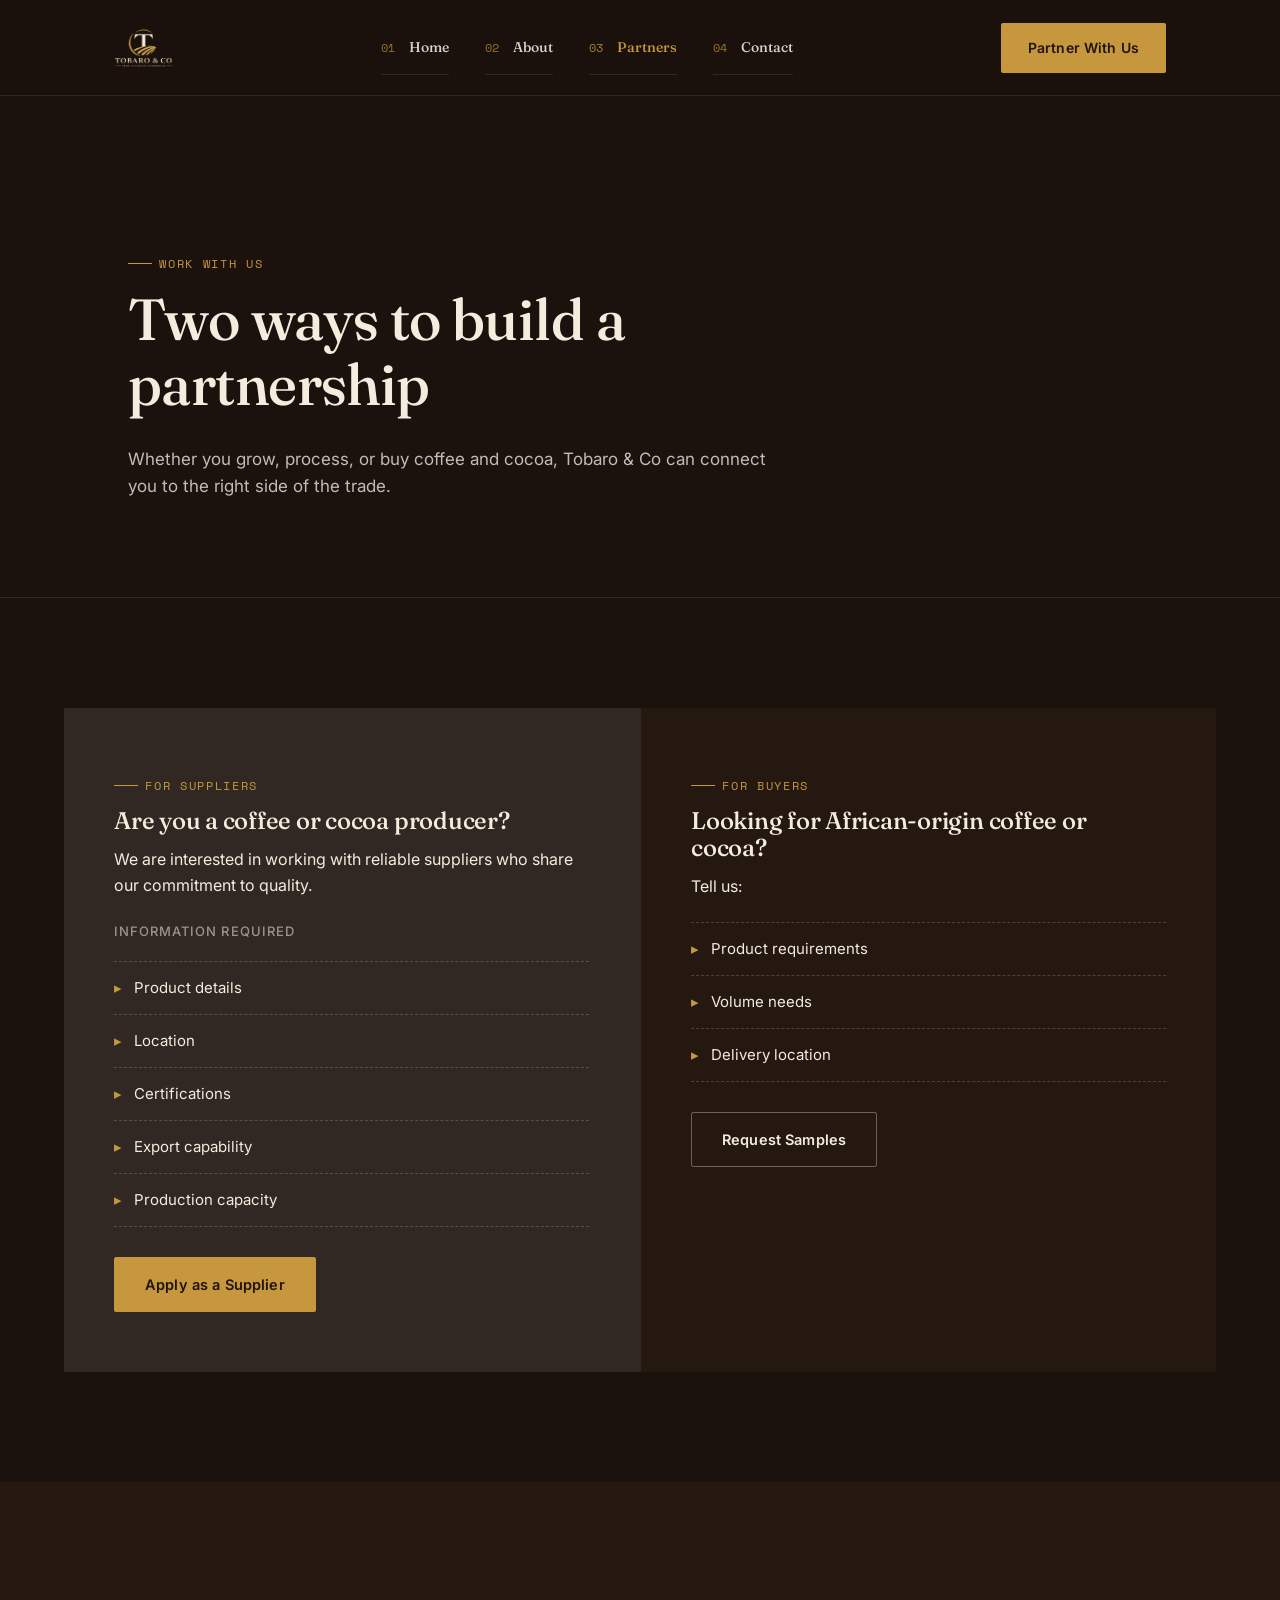
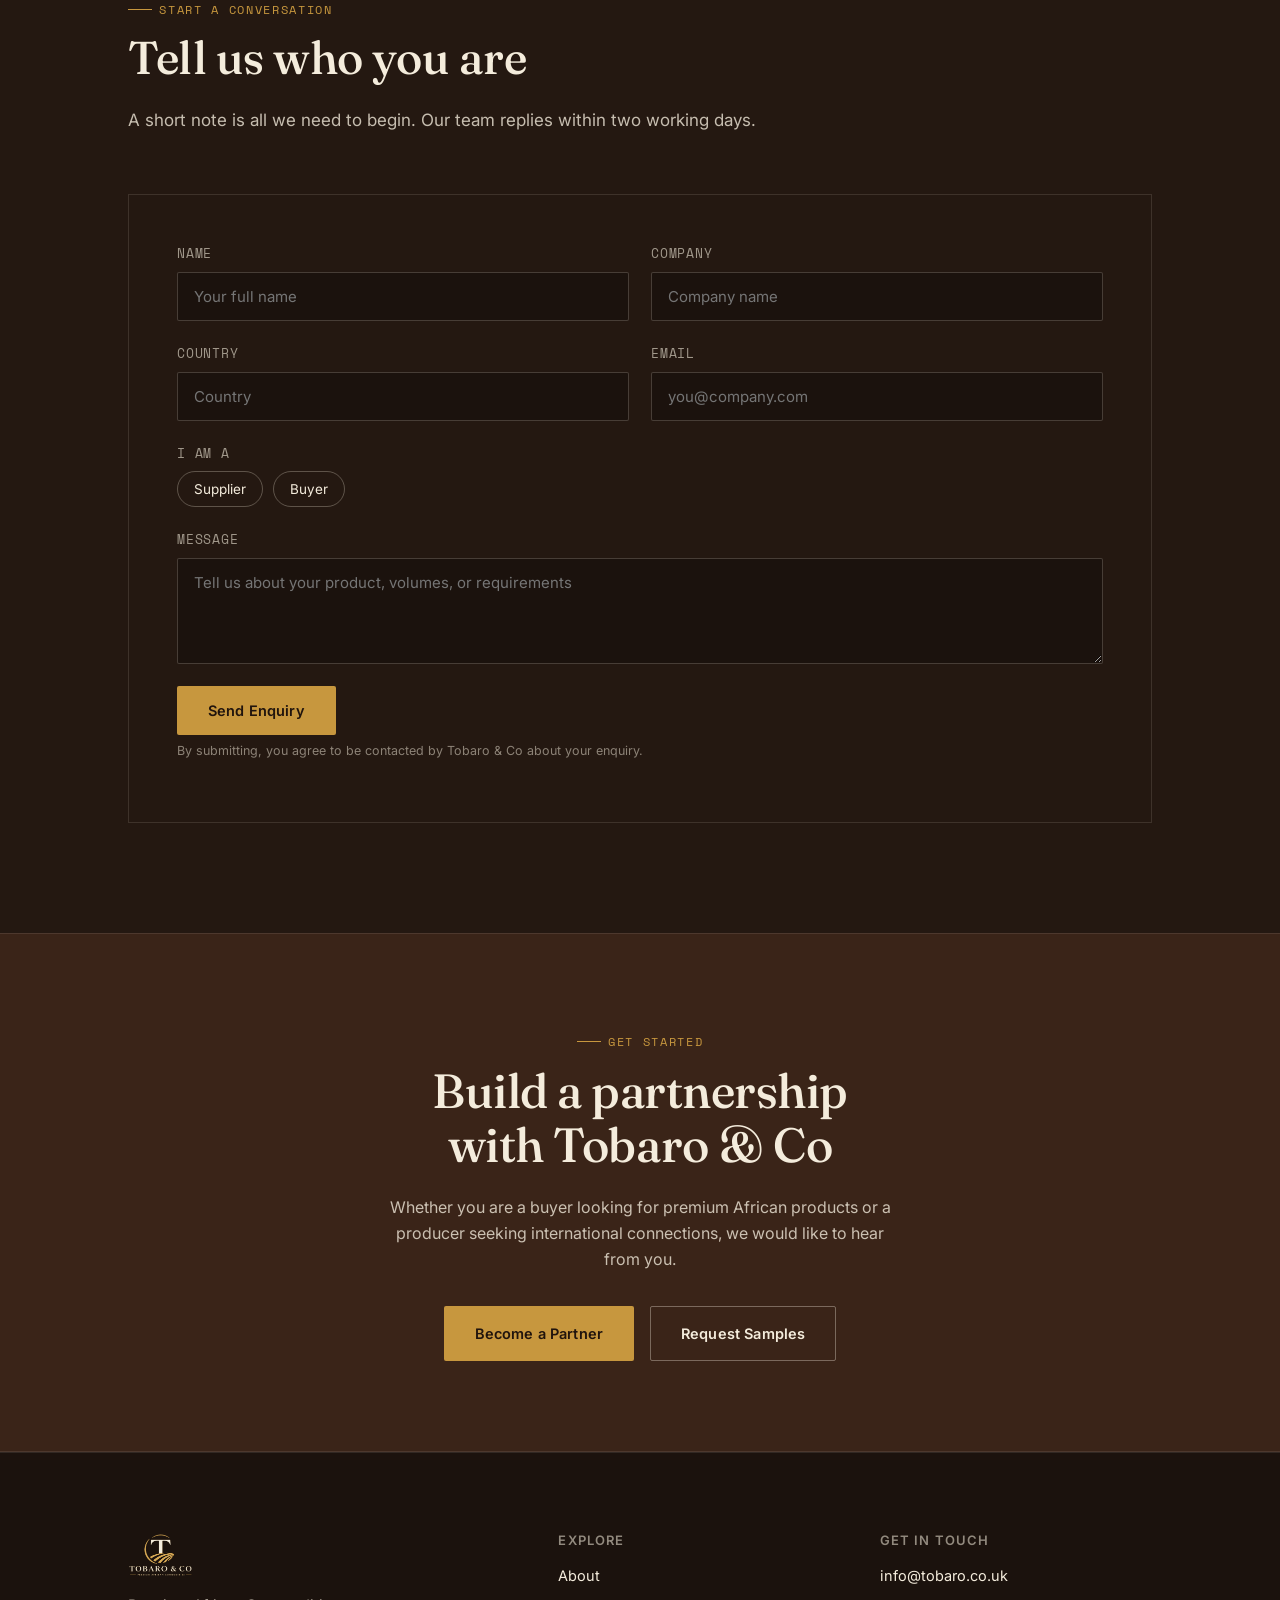
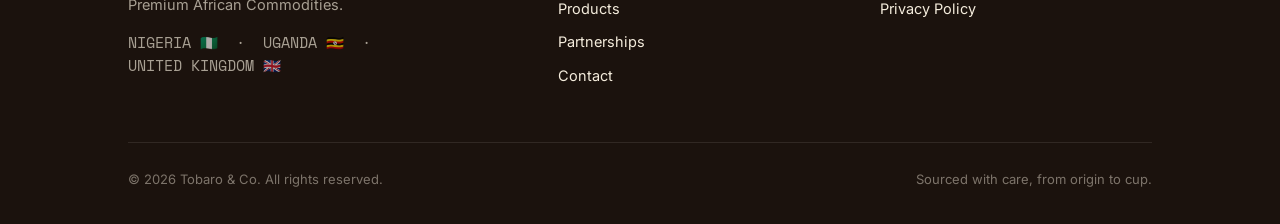
<file: partners.html>
<!DOCTYPE html>
<html lang="en">
<head>
<meta charset="UTF-8">
<meta name="viewport" content="width=device-width, initial-scale=1.0">
<title>Partners — Tobaro &amp; Co</title>
<meta name="description" content="Work with Tobaro &amp; Co as a coffee or cocoa supplier, or as a buyer seeking African-origin ingredients.">
<link rel="stylesheet" href="styles.css">
<link rel="icon" type="image/png" href="assets/favicon.png">
</head>
<body>

<header class="site-header">
  <nav class="nav">
    <a href="index.html" class="brand"><img src="logo_ondark.png" alt="Tobaro &amp; Co" class="brand-logo"></a>
    <ul class="nav-links" id="primary-nav">
      <li><a href="index.html">Home</a></li>
      <li><a href="about.html">About</a></li>
      <li><a href="partners.html">Partners</a></li>
      <li><a href="contact.html">Contact</a></li>
      <li class="nav-links-cta"><a href="contact.html" class="btn btn-primary">Partner With Us</a></li>
      <li class="nav-links-foot"><a href="mailto:info@tobaro.co.uk">info@tobaro.co.uk</a></li>
    </ul>
    <div class="nav-cta">
      <a href="contact.html" class="btn btn-primary">Partner With Us</a>
      <button class="nav-toggle" aria-label="Toggle menu" aria-expanded="false" aria-controls="primary-nav">
        <span class="hamburger"><span></span><span></span><span></span></span>
      </button>
    </div>
  </nav>
  <div class="nav-overlay"></div>
</header>

<section class="page-hero">
  <div class="container">
    <span class="eyebrow">Work With Us</span>
    <h1>Two ways to build a partnership</h1>
    <p>Whether you grow, process, or buy coffee and cocoa, Tobaro &amp; Co can connect you to the right side of the trade.</p>
  </div>
</section>

<section class="section section-dark">
  <div class="container reveal" style="padding:0;max-width:none">
    <div class="partner-split">
      <div class="partner-panel">
        <span class="eyebrow">For Suppliers</span>
        <h2>Are you a coffee or cocoa producer?</h2>
        <p>We are interested in working with reliable suppliers who share our commitment to quality.</p>
        <h4 style="font-family:var(--font-body);text-transform:uppercase;font-size:13px;letter-spacing:.08em;color:rgba(244,236,220,.55);margin:26px 0 6px;">Information required</h4>
        <ul class="req-list">
          <li>Product details</li>
          <li>Location</li>
          <li>Certifications</li>
          <li>Export capability</li>
          <li>Production capacity</li>
        </ul>
        <a href="contact.html" class="btn btn-primary" style="margin-top:30px">Apply as a Supplier</a>
      </div>
      <div class="partner-panel" style="background:var(--brown-900)">
        <span class="eyebrow">For Buyers</span>
        <h2>Looking for African-origin coffee or cocoa?</h2>
        <p>Tell us:</p>
        <ul class="req-list">
          <li>Product requirements</li>
          <li>Volume needs</li>
          <li>Delivery location</li>
        </ul>
        <a href="contact.html" class="btn btn-ghost" style="margin-top:30px">Request Samples</a>
      </div>
    </div>
  </div>
</section>

<!-- Quick partner enquiry form -->
<section class="section section-panel">
  <div class="container">
    <div class="section-head reveal">
      <span class="eyebrow">Start a Conversation</span>
      <h2>Tell us who you are</h2>
      <p>A short note is all we need to begin. Our team replies within two working days.</p>
    </div>

    <div class="form-card reveal">
      <form data-form>
        <div class="form-grid">
          <div class="form-field">
            <label for="p-name">Name</label>
            <input id="p-name" type="text" name="name" required placeholder="Your full name">
          </div>
          <div class="form-field">
            <label for="p-company">Company</label>
            <input id="p-company" type="text" name="company" placeholder="Company name">
          </div>
        </div>
        <div class="form-grid">
          <div class="form-field">
            <label for="p-country">Country</label>
            <input id="p-country" type="text" name="country" required placeholder="Country">
          </div>
          <div class="form-field">
            <label for="p-email">Email</label>
            <input id="p-email" type="email" name="email" required placeholder="you@company.com">
          </div>
        </div>
        <div class="form-field full">
          <label>I am a</label>
          <div class="chip-group">
            <button type="button" class="chip">Supplier</button>
            <button type="button" class="chip">Buyer</button>
          </div>
          <input type="hidden" name="role">
        </div>
        <div class="form-field full">
          <label for="p-message">Message</label>
          <textarea id="p-message" name="message" rows="4" placeholder="Tell us about your product, volumes, or requirements"></textarea>
        </div>
        <button type="submit" class="btn btn-primary">Send Enquiry</button>
        <p class="form-note">By submitting, you agree to be contacted by Tobaro &amp; Co about your enquiry.</p>
      </form>
      <div class="form-success">
        <p>Thank you — your enquiry has been received.</p>
        <p class="form-note">A member of our team will be in touch within two working days.</p>
      </div>
    </div>
  </div>
</section>

<section class="cta-band reveal">
  <span class="eyebrow" style="justify-content:center">Get Started</span>
  <h2>Build a partnership with Tobaro &amp; Co</h2>
  <p>Whether you are a buyer looking for premium African products or a producer seeking international connections, we would like to hear from you.</p>
  <div class="btn-row">
    <a href="contact.html" class="btn btn-primary">Become a Partner</a>
    <a href="contact.html" class="btn btn-ghost">Request Samples</a>
  </div>
</section>

<footer class="site-footer">
  <div class="container">
    <div class="footer-grid">
      <div class="footer-brand">
        <a href="index.html" class="brand"><img src="logo_ondark.png" alt="Tobaro &amp; Co" class="brand-logo"></a>
        <p>Premium African Commodities.</p>
        <p class="footer-flags">NIGERIA 🇳🇬 &nbsp;·&nbsp; UGANDA 🇺🇬 &nbsp;·&nbsp; UNITED KINGDOM 🇬🇧</p>
      </div>
      <div>
        <h4>Explore</h4>
        <ul>
          <li><a href="about.html">About</a></li>
          <li><a href="index.html#products">Products</a></li>
          <li><a href="partners.html">Partnerships</a></li>
          <li><a href="contact.html">Contact</a></li>
        </ul>
      </div>
      <div>
        <h4>Get in touch</h4>
        <ul>
          <li><a href="mailto:info@tobaro.co.uk">info@tobaro.co.uk</a></li>
          <li><a href="contact.html">Privacy Policy</a></li>
        </ul>
      </div>
    </div>
    <div class="footer-bottom">
      <span>© 2026 Tobaro &amp; Co. All rights reserved.</span>
      <span>Sourced with care, from origin to cup.</span>
    </div>
  </div>
</footer>

<script src="script.js"></script>
</body>
</html>
</file>
<file: styles.css>
/* ==========================================================================
   House of Tobaro — Design tokens
   Premium African coffee & cocoa sourcing, B2B corporate site
   Mobile-first: base rules target small screens; min-width breakpoints
   layer on tablet/desktop layout as the viewport grows.
   ========================================================================== */

@import url('https://fonts.googleapis.com/css2?family=Fraunces:ital,opsz,wght@0,9..144,300;0,9..144,400;0,9..144,500;0,9..144,600;1,9..144,400;1,9..144,500&family=Inter:wght@400;500;600&family=Space+Mono:wght@400;700&display=swap');

:root{
  /* colour */
  --brown-950:#1B120D;   /* primary bg — roasted espresso */
  --brown-900:#241811;
  --brown-800:#3A2418;   /* panels on dark */
  --brown-700:#4E2F1E;
  --cream-100:#F4ECDC;   /* light bg / text on dark */
  --cream-50:#FAF6EE;
  --gold-500:#C7973E;    /* premium accent */
  --gold-400:#DAB25C;
  --green-600:#4B6B4B;   /* agriculture accent */
  --green-700:#3A5439;
  --rust-700:#7A3B24;    /* cocoa secondary accent */
  --ink:#20140D;

  /* type */
  --font-display:'Fraunces', serif;
  --font-body:'Inter', sans-serif;
  --font-mono:'Space Mono', monospace;

  --container:1180px;
  --edge:clamp(18px, 5vw, 64px);
}

/* Breakpoints used throughout (mobile-first, min-width only):
   480px  – large phone
   600px  – small tablet / phablet
   700px  – tablet
   860px  – nav switches to desktop row
   960px  – small desktop
   1100px – full desktop grid
*/

*,*::before,*::after{ box-sizing:border-box; }
html{ scroll-behavior:smooth; }
body{
  margin:0;
  background:var(--brown-950);
  color:var(--cream-100);
  font-family:var(--font-body);
  font-size:16px;
  line-height:1.6;
  -webkit-font-smoothing:antialiased;
  overflow-x:hidden;
}
img{ max-width:100%; display:block; }
a{ color:inherit; text-decoration:none; }
h1,h2,h3,h4{
  font-family:var(--font-display);
  font-weight:500;
  line-height:1.12;
  margin:0 0 .5em;
  letter-spacing:-.01em;
}
p{ margin:0 0 1em; }
.container{
  max-width:var(--container);
  margin:0 auto;
  padding:0 var(--edge);
}

::selection{ background:var(--gold-500); color:var(--ink); }

@media (prefers-reduced-motion: reduce){
  *{ animation-duration:.001ms !important; animation-iteration-count:1 !important; transition-duration:.001ms !important; scroll-behavior:auto !important; }
}

:focus-visible{
  outline:2px solid var(--gold-500);
  outline-offset:3px;
}

/* ---------- eyebrow / labels ---------- */
.eyebrow{
  font-family:var(--font-mono);
  font-size:11.5px;
  letter-spacing:.12em;
  text-transform:uppercase;
  color:var(--gold-500);
  display:inline-flex;
  align-items:center;
  gap:.6em;
  margin-bottom:1.1em;
}
.eyebrow::before{
  content:'';
  width:20px; height:1px;
  background:var(--gold-500);
  display:inline-block;
}
@media (min-width:700px){
  .eyebrow{ font-size:12px; letter-spacing:.14em; }
  .eyebrow::before{ width:24px; }
}

/* ---------- buttons ---------- */
.btn{
  font-family:var(--font-body);
  font-weight:600;
  font-size:14px;
  letter-spacing:.01em;
  padding:14px 24px;
  border-radius:2px;
  border:1px solid transparent;
  cursor:pointer;
  display:inline-flex;
  align-items:center;
  justify-content:center;
  gap:.6em;
  width:100%;
  transition:transform .25s ease, background .25s ease, color .25s ease, border-color .25s ease;
}
.btn-primary{
  background:var(--gold-500);
  color:var(--ink);
}
.btn-primary:hover{ background:var(--cream-50); transform:translateY(-2px); }
.btn-ghost{
  background:transparent;
  color:var(--cream-100);
  border-color:rgba(244,236,220,.35);
}
.btn-ghost:hover{ border-color:var(--gold-500); color:var(--gold-500); transform:translateY(-2px); }
.btn-row{ display:flex; flex-direction:column; gap:14px; }
@media (min-width:560px){
  .btn{ width:auto; padding:15px 30px; font-size:14.5px; }
  .btn-row{ flex-direction:row; flex-wrap:wrap; gap:16px; }
}

/* ---------- nav ---------- */
.site-header{
  position:sticky; top:0; z-index:50;
  background:rgba(27,18,13,.92);
  backdrop-filter:blur(10px);
  border-bottom:1px solid rgba(244,236,220,.1);
}
.nav{
  display:flex; align-items:center; justify-content:space-between;
  padding:14px var(--edge);
  max-width:var(--container); margin:0 auto;
}
.brand{
  font-family:var(--font-display);
  font-size:18px;
  letter-spacing:.02em;
  display:flex; align-items:baseline; gap:.5em;
}
.brand span{ color:var(--gold-500); font-style:italic; }

.brand-logo{
  height:32px; width:auto; display:block;
}
.footer-brand .brand-logo{ height:44px; margin-bottom:16px; }

.nav-links{
  position:fixed; top:0; right:0; bottom:0;
  width:min(84vw, 340px);
  background:var(--brown-950);
  border-left:1px solid rgba(244,236,220,.12);
  box-shadow:-24px 0 48px rgba(0,0,0,.4);
  display:flex;
  flex-direction:column; align-items:flex-start;
  padding:100px 32px 800px;
  gap:0; font-size:21px;
  list-style:none; margin:0;
  counter-reset:navcount;
  transform:translateX(100%);
  transition:transform .4s cubic-bezier(.4,0,.2,1);
  overflow-y:auto;
  z-index:70;
}
.nav-links::before{
  content:'Menu';
  position:absolute; top:38px; left:32px;
  font-family:var(--font-mono); font-size:11px; letter-spacing:.16em;
  text-transform:uppercase; color:rgba(244,236,220,.4);
}
.nav-links.open{ transform:translateX(0); }
.nav-links li{ width:100%; }
.nav-links li:not(.nav-links-cta):not(.nav-links-foot){
  border-bottom:1px solid rgba(244,236,220,.1);
}
.nav-links li:not(.nav-links-cta):not(.nav-links-foot) a{
  display:flex; align-items:baseline; gap:14px;
  padding:16px 0;
  font-family:var(--font-display);
}
.nav-links li:not(.nav-links-cta):not(.nav-links-foot) a::before{
  counter-increment:navcount;
  content:counter(navcount, decimal-leading-zero);
  font-family:var(--font-mono); font-size:12px;
  color:var(--gold-500); opacity:.8;
}
.nav-links a{
  position:relative; opacity:.88; transition:opacity .2s ease, color .2s ease;
}
.nav-links a:hover, .nav-links a.active{ opacity:1; color:var(--gold-500); }
.nav-links a.btn{ opacity:1; padding:14px 24px; }
.nav-links a.btn:hover{ color:var(--ink); }
.nav-links .nav-links-cta{
  margin-top:22px; width:100%;
}
.nav-links .nav-links-foot{
  margin-top:16px; padding-top:16px; border-top:1px dashed rgba(244,236,220,.16);
  font-family:var(--font-mono); font-size:12.5px;
}
.nav-links .nav-links-foot a{ opacity:.7; }
.nav-links .nav-links-foot a:hover{ opacity:1; color:var(--gold-500); }

/* staggered entrance for the offcanvas items */
.nav-links li{
  opacity:0; transform:translateX(14px);
  transition:opacity .35s ease, transform .35s ease;
}
.nav-links.open li{ opacity:1; transform:none; }
.nav-links.open li:nth-child(1){ transition-delay:.06s; }
.nav-links.open li:nth-child(2){ transition-delay:.1s; }
.nav-links.open li:nth-child(3){ transition-delay:.14s; }
.nav-links.open li:nth-child(4){ transition-delay:.18s; }
.nav-links.open li:nth-child(5){ transition-delay:.22s; }
.nav-links.open li:nth-child(6){ transition-delay:.26s; }

.nav-overlay{
  position:fixed; inset:0;
  background:rgba(15,9,6,.55);
  backdrop-filter:blur(2px);
  opacity:0; visibility:hidden;
  transition:opacity .35s ease, visibility 0s linear .35s;
  z-index:60;
}
.nav-overlay.open{
  opacity:1; visibility:visible;
  transition:opacity .35s ease, visibility 0s linear 0s;
}
body.nav-locked{ overflow:hidden; }

.nav-cta{ display:flex; align-items:center; gap:16px; }
.nav-cta .btn-primary{ display:none; }

.nav-toggle{
  display:flex; align-items:center; justify-content:center;
  background:none; border:none; cursor:pointer; line-height:1;
  width:40px; height:40px; padding:0;
  position:relative; z-index:80;
}
.hamburger{
  position:relative; width:22px; height:16px; display:block;
}
.hamburger span{
  position:absolute; left:0; width:100%; height:2px;
  background:var(--cream-100); border-radius:2px;
  transition:transform .3s ease, opacity .2s ease, top .3s ease;
}
.hamburger span:nth-child(1){ top:0; }
.hamburger span:nth-child(2){ top:7px; }
.hamburger span:nth-child(3){ top:14px; }
.nav-toggle[aria-expanded="true"] .hamburger span:nth-child(1){ top:7px; transform:rotate(45deg); }
.nav-toggle[aria-expanded="true"] .hamburger span:nth-child(2){ opacity:0; }
.nav-toggle[aria-expanded="true"] .hamburger span:nth-child(3){ top:7px; transform:rotate(-45deg); }

@media (min-width:861px){
  .nav{ padding:20px var(--edge); }
  .brand{ font-size:20px; }
  .brand-logo{ height:40px; }
  .nav-links{
    position:static; inset:auto; width:auto; background:none; border-left:none; box-shadow:none;
    flex-direction:row; align-items:center; padding:0; gap:36px; font-size:14px; font-weight:500;
    transform:none; overflow:visible;
  }
  .nav-links .nav-links-cta{ display:none; }
  .nav-links .nav-links-foot{ display:none; }
  .nav-links::before{ content:none; }
  .nav-links li{
    width:auto; border-bottom:none;
    opacity:1; transform:none; transition:none;
  }
  .nav-links li a{ padding:4px 0; font-family:var(--font-body); }
  .nav-links li a::before{ content:none; }
  .nav-overlay{ display:none; }
  .nav-cta{ gap:20px; }
  .nav-cta .btn-primary{ display:inline-flex; width:auto; padding:13px 26px; font-size:14px; }
  .nav-toggle{ display:none; }
}

/* ---------- hero ---------- */
.hero{
  position:relative;
  padding:64px var(--edge) 56px;
  overflow:hidden;
  border-bottom:1px solid rgba(244,236,220,.1);
}
.hero-grain{
  position:absolute; inset:0;
  background-image:radial-gradient(circle at 15% 20%, rgba(199,151,62,.10), transparent 45%),
                    radial-gradient(circle at 85% 75%, rgba(75,107,75,.14), transparent 50%);
  pointer-events:none;
}
.hero-inner{
  max-width:var(--container); margin:0 auto;
  position:relative; z-index:1;
  display:grid; grid-template-columns:1fr; gap:44px; align-items:center;
}
.hero h1{
  font-size:clamp(34px, 9vw, 76px);
  max-width:12ch;
}
.hero h1 em{ color:var(--gold-500); font-style:italic; }
.hero-sub{
  font-size:16.5px; max-width:44ch; color:rgba(244,236,220,.8);
  margin-bottom:30px;
}
.hero-map{ position:relative; order:-1; max-width:340px; margin:0 auto; }

@media (min-width:901px){
  .hero{ padding:150px var(--edge) 120px; }
  .hero-inner{ grid-template-columns:1.1fr .9fr; gap:60px; align-items:end; }
  .hero-sub{ font-size:18px; margin-bottom:36px; }
  .hero-map{ order:initial; max-width:none; margin:0; }
}

/* ---------- page hero (secondary pages) ---------- */
.page-hero{
  padding:64px var(--edge) 48px;
  border-bottom:1px solid rgba(244,236,220,.1);
}
.page-hero h1{ font-size:clamp(32px,8vw,58px); max-width:16ch; }
.page-hero p{ max-width:60ch; font-size:16px; color:rgba(244,236,220,.78); }
@media (min-width:901px){
  .page-hero{ padding:150px var(--edge) 80px; }
  .page-hero p{ font-size:17px; }
}

/* ---------- sections ---------- */
.section{ padding:64px var(--edge); }
.section-tight{ padding:56px var(--edge); }
.section-dark{ background:var(--brown-950); }
.section-panel{ background:var(--brown-900); }
.section-light{ background:var(--cream-100); color:var(--ink); }
.section-light .eyebrow{ color:var(--rust-700); }
.section-light .eyebrow::before{ background:var(--rust-700); }
@media (min-width:901px){
  .section{ padding:110px var(--edge); }
  .section-tight{ padding:80px var(--edge); }
}

.section-head{
  max-width:640px; margin-bottom:36px;
}
.section-head h2{ font-size:clamp(28px,7vw,46px); }
.section-head p{ font-size:16px; color:rgba(244,236,220,.78); }
.section-light .section-head p{ color:rgba(32,20,13,.72); }
@media (min-width:901px){ .section-head{ margin-bottom:60px; } .section-head p{ font-size:17px; } }

.two-col{
  display:grid; grid-template-columns:1fr; gap:36px; align-items:center;
}
@media (min-width:861px){ .two-col{ grid-template-columns:1fr 1fr; gap:70px; } }

/* ---------- origin cards ---------- */
.origin-grid{
  display:grid; grid-template-columns:1fr; gap:2px;
  background:rgba(244,236,220,.12);
  border:1px solid rgba(244,236,220,.12);
}
.origin-card{
  background:var(--brown-950);
  padding:36px 26px;
  position:relative;
}
.origin-flag{ font-size:30px; margin-bottom:16px; }
.origin-card h3{ font-size:24px; margin-bottom:6px; }
.origin-tag{
  font-family:var(--font-mono); font-size:12px; letter-spacing:.1em;
  text-transform:uppercase; color:var(--gold-500); margin-bottom:18px; display:block;
}
.origin-card p{ color:rgba(244,236,220,.78); }
.tag-list{ list-style:none; padding:0; margin:22px 0 0; display:flex; flex-wrap:wrap; gap:10px; }
.tag-list li{
  font-size:13px; font-family:var(--font-mono);
  border:1px solid rgba(244,236,220,.25); padding:6px 12px; border-radius:20px;
  color:rgba(244,236,220,.85);
}
@media (min-width:701px){
  .origin-grid{ grid-template-columns:1fr 1fr; }
  .origin-card{ padding:50px 44px; }
  .origin-flag{ font-size:34px; margin-bottom:18px; }
  .origin-card h3{ font-size:28px; }
  .origin-tag{ margin-bottom:22px; }
}

/* ---------- product cards ---------- */
.product-grid{ display:grid; grid-template-columns:1fr; gap:24px; }
.product-card{
  background:var(--brown-900);
  border:1px solid rgba(244,236,220,.1);
  padding:32px 26px;
  transition:border-color .3s ease, transform .3s ease;
}
.product-card:hover{ border-color:var(--gold-500); transform:translateY(-4px); }
.product-kicker{ font-family:var(--font-mono); font-size:12px; letter-spacing:.1em; text-transform:uppercase; color:var(--green-600); }
.product-card h3{ font-size:22px; margin:8px 0 16px; }
.product-card h4{ font-family:var(--font-body); font-size:13px; text-transform:uppercase; letter-spacing:.08em; color:rgba(244,236,220,.55); margin:20px 0 10px; font-weight:600; }
.product-card ul{ margin:0; padding-left:18px; color:rgba(244,236,220,.82); }
.product-card ul li{ margin-bottom:6px; }
@media (min-width:701px){
  .product-grid{ grid-template-columns:1fr 1fr; gap:30px; }
  .product-card{ padding:44px; }
  .product-card h3{ font-size:26px; margin:8px 0 18px; }
}

/* ---------- why grid ---------- */
.why-grid{
  display:grid; grid-template-columns:1fr; gap:1px;
  background:rgba(32,20,13,.12);
}
.why-card{
  background:var(--cream-100); padding:30px 24px;
}
.why-card .num{ font-family:var(--font-mono); font-size:12px; color:var(--rust-700); margin-bottom:18px; display:block; }
.why-card h3{ font-size:19px; color:var(--ink); margin-bottom:10px; }
.why-card p{ font-size:14.5px; color:rgba(32,20,13,.72); margin:0; }
@media (min-width:601px){ .why-grid{ grid-template-columns:1fr 1fr; } }
@media (min-width:961px){
  .why-grid{ grid-template-columns:repeat(4,1fr); }
  .why-card{ padding:38px 30px; }
  .why-card .num{ margin-bottom:22px; }
  .why-card h3{ font-size:20px; }
}

/* ---------- process ---------- */
.process{
  display:grid; grid-template-columns:1fr; gap:34px;
  position:relative;
}
.process-step{ padding:0; position:relative; }
.process-step:not(:last-child)::after{
  content:'↓';
  position:absolute; left:0; bottom:-24px; top:auto; right:auto;
  color:var(--gold-500); font-size:20px;
}
.process-step .num{ font-family:var(--font-mono); font-size:32px; color:var(--gold-500); display:block; margin-bottom:14px; }
.process-step h3{ font-size:18px; margin-bottom:8px; }
.process-step p{ font-size:14.5px; color:rgba(244,236,220,.75); }
@media (min-width:901px){
  .process{ grid-template-columns:repeat(4,1fr); gap:0; }
  .process-step{ padding:0 26px 0 0; }
  .process-step:not(:last-child)::after{ content:'→'; left:auto; right:-6px; top:6px; bottom:auto; }
  .process-step .num{ font-size:36px; margin-bottom:16px; }
  .process-step h3{ font-size:19px; }
}

/* ---------- for businesses ---------- */
.audience-list{ list-style:none; padding:0; margin:22px 0 30px; display:grid; grid-template-columns:1fr; gap:12px; }
.audience-list li{ display:flex; align-items:center; gap:10px; font-size:15px; }
.audience-list li::before{ content:'✓'; color:var(--gold-500); font-weight:700; }
@media (min-width:561px){ .audience-list{ grid-template-columns:1fr 1fr; gap:12px 24px; margin:24px 0 34px; } }

/* ---------- sustainability list ---------- */
.commit-list{ list-style:none; padding:0; margin:24px 0 0; display:grid; gap:14px; }
.commit-list li{
  padding:16px 0; border-top:1px solid rgba(244,236,220,.14);
  display:flex; justify-content:space-between; align-items:center; gap:16px;
  font-size:15px;
}
.commit-list li:last-child{ border-bottom:1px solid rgba(244,236,220,.14); }
.commit-list li::after{ content:'—'; color:var(--gold-500); font-family:var(--font-mono); }
@media (min-width:701px){ .commit-list li{ font-size:15.5px; padding:18px 0; } }

/* ---------- CTA band ---------- */
.cta-band{
  background:var(--brown-800);
  padding:64px var(--edge);
  text-align:center;
  border-top:1px solid rgba(244,236,220,.1);
  border-bottom:1px solid rgba(244,236,220,.1);
}
.cta-band h2{ font-size:clamp(28px,7.5vw,48px); max-width:16ch; margin-left:auto; margin-right:auto; }
.cta-band p{ max-width:52ch; margin:0 auto 30px; color:rgba(244,236,220,.78); font-size:15.5px; }
.cta-band .btn-row{ justify-content:center; align-items:center; }
@media (min-width:701px){ .cta-band{ padding:90px var(--edge); } .cta-band p{ font-size:16px; margin-bottom:34px; } }

/* ---------- route map signature element ---------- */
.route-map{ width:100%; height:auto; }
.route-map .pin{ fill:var(--gold-500); }
.route-map .land{ fill:none; stroke:rgba(244,236,220,.28); stroke-width:1; }
.route-map .route{
  fill:none; stroke:var(--gold-500); stroke-width:1.6;
  stroke-dasharray:6 7;
  animation:dash-flow 6s linear infinite;
}
.route-map .route.route-green{ stroke:var(--green-600); }
.route-map .label{ font-family:var(--font-mono); font-size:11px; fill:rgba(244,236,220,.72); letter-spacing:.06em; }
.route-map .place{ font-family:var(--font-display); font-size:15px; fill:var(--cream-100); }
@keyframes dash-flow{ to{ stroke-dashoffset:-130; } }

.footer-map{ opacity:.55; max-width:340px; }

/* ---------- footer ---------- */
.site-footer{
  background:var(--brown-950);
  padding:56px var(--edge) 28px;
  border-top:1px solid rgba(244,236,220,.1);
}
.footer-grid{
  display:grid; grid-template-columns:1fr; gap:36px;
  padding-bottom:36px; border-bottom:1px solid rgba(244,236,220,.1);
}
.footer-grid h4{ font-family:var(--font-body); font-size:13px; letter-spacing:.08em; text-transform:uppercase; color:rgba(244,236,220,.55); margin-bottom:16px; font-weight:600; }
.footer-grid ul{ list-style:none; padding:0; margin:0; display:grid; gap:10px; font-size:14.5px; }
.footer-grid ul a:hover{ color:var(--gold-500); }
.footer-brand p{ color:rgba(244,236,220,.65); max-width:34ch; font-size:14.5px; }
.footer-flags{ font-size:13px; color:rgba(244,236,220,.6); font-family:var(--font-mono); }
.footer-bottom{
  padding-top:22px; display:flex; flex-direction:column; gap:10px;
  font-size:13px; color:rgba(244,236,220,.45);
}
@media (min-width:700px){
  .site-footer{ padding:80px var(--edge) 34px; }
  .footer-grid{ grid-template-columns:1.4fr 1fr 1fr; gap:50px; padding-bottom:50px; }
  .footer-bottom{ flex-direction:row; justify-content:space-between; align-items:center; padding-top:26px; }
}

/* ---------- forms ---------- */
.form-card{
  background:var(--brown-900); border:1px solid rgba(244,236,220,.12);
  padding:28px 22px;
}
.form-grid{ display:grid; grid-template-columns:1fr; gap:0; }
.form-field{ display:flex; flex-direction:column; gap:8px; margin-bottom:20px; }
.form-field.full{ grid-column:1 / -1; }
.form-field label{ font-size:12.5px; font-family:var(--font-mono); letter-spacing:.06em; text-transform:uppercase; color:rgba(244,236,220,.6); }
.form-field input, .form-field select, .form-field textarea{
  background:var(--brown-950); border:1px solid rgba(244,236,220,.2);
  color:var(--cream-100); padding:13px 14px; font-family:var(--font-body); font-size:16px;
  border-radius:2px; width:100%;
}
.form-field input:focus, .form-field select:focus, .form-field textarea:focus{
  border-color:var(--gold-500); outline:none;
}
.chip-group{ display:flex; flex-wrap:wrap; gap:10px; }
.chip{
  border:1px solid rgba(244,236,220,.28); padding:9px 16px; border-radius:20px;
  font-size:13.5px; cursor:pointer; background:transparent; color:var(--cream-100);
  font-family:var(--font-body); transition:all .2s ease;
}
.chip.selected{ background:var(--gold-500); border-color:var(--gold-500); color:var(--ink); }
.form-note{ font-size:12.5px; color:rgba(244,236,220,.5); margin-top:6px; }
.form-success{
  display:none; text-align:center; padding:32px 16px;
  font-family:var(--font-display); font-size:20px;
}
.form-success.show{ display:block; }
.form-card form.hidden{ display:none; }
@media (min-width:600px){
  .form-card{ padding:48px; }
  .form-grid{ grid-template-columns:1fr 1fr; gap:22px; }
  .form-field{ margin-bottom:22px; }
  .form-field label{ font-size:13px; }
  .form-field input, .form-field select, .form-field textarea{ padding:14px 16px; font-size:15px; }
  .form-success{ padding:40px 20px; font-size:22px; }
}

/* ---------- reveal on scroll ---------- */
.reveal{ opacity:0; transform:translateY(24px); transition:opacity .7s ease, transform .7s ease; }
.reveal.in{ opacity:1; transform:none; }

/* ---------- misc page bits ---------- */
.value-grid{ display:grid; grid-template-columns:repeat(2,1fr); gap:1px; background:rgba(244,236,220,.12); margin-top:30px; }
.value-card{ background:var(--brown-950); padding:24px 16px; text-align:center; }
.value-card span{ font-family:var(--font-display); font-style:italic; font-size:20px; color:var(--gold-500); display:block; margin-bottom:8px; }
.value-card p{ margin:0; font-size:13.5px; }
@media (min-width:520px){ .value-card{ padding:30px 22px; } .value-card span{ font-size:22px; margin-bottom:10px; } .value-card p{ font-size:14px; } }
@media (min-width:900px){ .value-grid{ grid-template-columns:repeat(5,1fr); margin-top:40px; } }

.vision-mission{ display:grid; grid-template-columns:1fr; gap:2px; background:rgba(244,236,220,.12); margin-top:20px; }
.vm-card{ background:var(--brown-900); padding:32px 26px; }
.vm-card .eyebrow{ margin-bottom:16px; }
.vm-card h3{ font-size:clamp(19px,4vw,24px); }
@media (min-width:701px){ .vision-mission{ grid-template-columns:repeat(auto-fit, minmax(260px, 1fr)); } .vm-card{ padding:44px; } }

.req-list{ list-style:none; padding:0; margin:20px 0 0; }
.req-list li{
  padding:13px 0; border-top:1px dashed rgba(244,236,220,.2);
  font-size:14.5px; display:flex; gap:12px;
}
.req-list li:last-child{ border-bottom:1px dashed rgba(244,236,220,.2); }
.req-list li::before{ content:'▸'; color:var(--gold-500); }
@media (min-width:701px){ .req-list{ margin-top:22px; } .req-list li{ padding:14px 0; font-size:15px; } }

.partner-split{ display:grid; grid-template-columns:1fr; gap:2px; background:rgba(244,236,220,.1); }
.partner-panel{ padding:40px 24px; }
@media (min-width:861px){ .partner-split{ grid-template-columns:1fr 1fr; } .partner-panel{ padding:60px 50px; } }

/* ---------- commodity grid (What We Source) ---------- */
.commodity-grid{
  display:grid; grid-template-columns:repeat(2,1fr); gap:1px;
  background:rgba(244,236,220,.12);
}
.commodity-card{
  background:var(--brown-900);
  padding:26px 20px;
  display:flex; flex-direction:column; gap:10px;
  transition:background .25s ease, transform .25s ease;
}
.commodity-card:hover{ background:var(--brown-800); transform:translateY(-3px); }
.commodity-card .commodity-num{ font-family:var(--font-mono); font-size:18px; line-height:1; color:var(--gold-500); opacity:.9; }
.commodity-card h3{ font-size:18px; margin:0; }
.commodity-card.is-other{ background:transparent; border:1px dashed rgba(244,236,220,.25); justify-content:center; align-items:flex-start; }
@media (min-width:600px){ .commodity-grid{ grid-template-columns:repeat(3,1fr); } }
@media (min-width:900px){
  .commodity-grid{ grid-template-columns:repeat(4,1fr); }
  .commodity-card{ padding:34px 26px; }
  .commodity-card h3{ font-size:20px; }
}

/* ---------- future expansion tags ---------- */
.expansion-block{ margin-top:40px; }
.expansion-label{
  font-family:var(--font-mono); font-size:12px; letter-spacing:.1em; text-transform:uppercase;
  color:rgba(244,236,220,.5); margin-bottom:16px; display:block;
}
.expansion-tags{ list-style:none; padding:0; margin:0; display:flex; flex-wrap:wrap; gap:10px; }
.expansion-tags li{
  font-size:13.5px; font-family:var(--font-mono);
  border:1px dashed rgba(244,236,220,.3); padding:8px 16px; border-radius:20px;
  color:rgba(244,236,220,.7);
}
</file>
